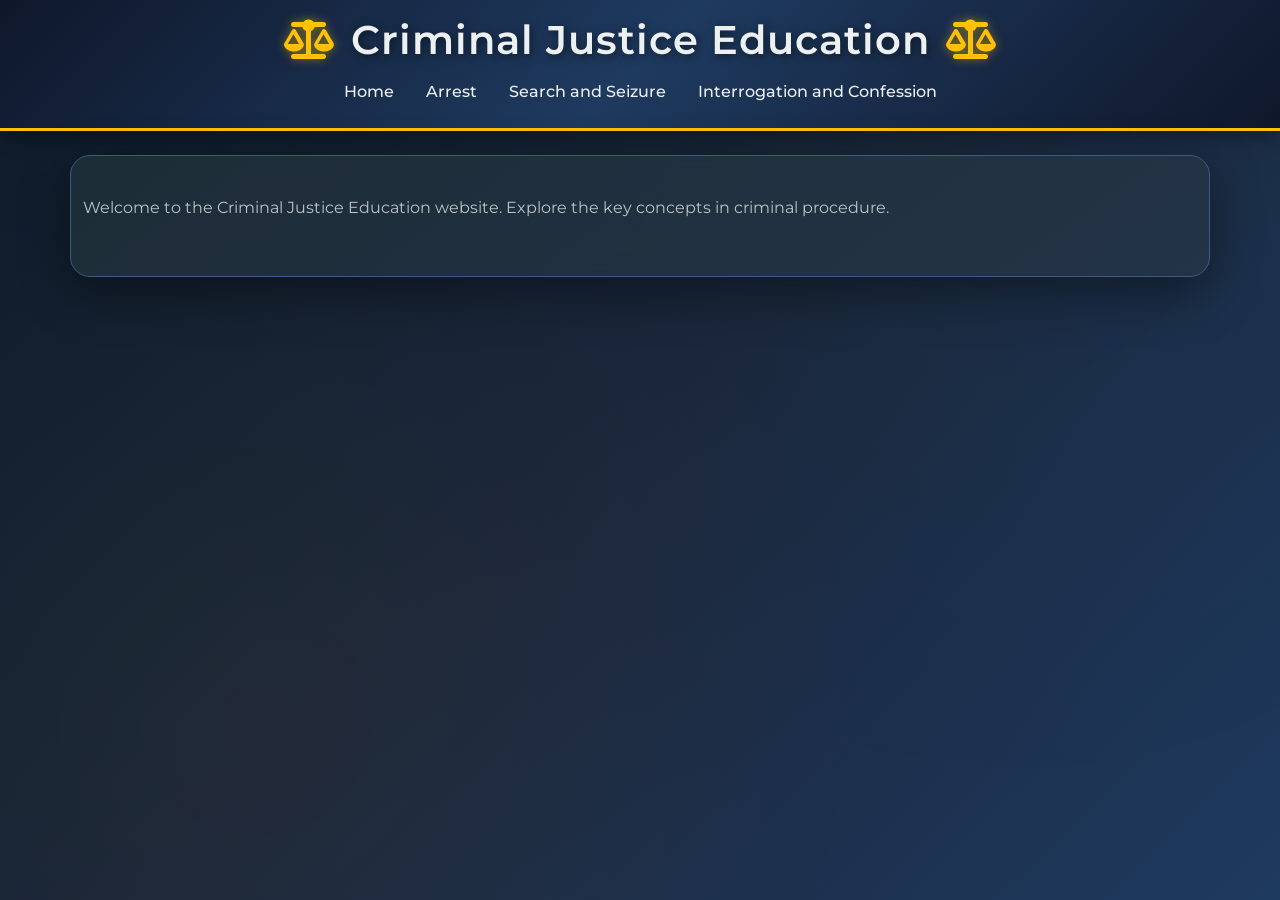
<file: index.html>
<!DOCTYPE html>
<html lang="en">
<head>
    <meta charset="UTF-8">
    <meta name="viewport" content="width=device-width, initial-scale=1.0">
    <title>Criminal Justice Education</title>
    <link href="https://cdn.jsdelivr.net/npm/bootstrap@5.3.0/dist/css/bootstrap.min.css" rel="stylesheet">
    <link rel="stylesheet" href="https://cdnjs.cloudflare.com/ajax/libs/font-awesome/6.4.0/css/all.min.css">
    <link rel="stylesheet" href="style.css">
</head>
<body>
    <header class="bg-dark text-white py-3">
        <div class="container">
            <h1 class="text-center"><i class="fas fa-balance-scale me-3"></i>Criminal Justice Education<i class="fas fa-balance-scale ms-3"></i></h1>
            <nav>
                <ul class="nav justify-content-center">
                    <li class="nav-item"><a class="nav-link text-white" href="Home.html">Home</a></li>
                    <li class="nav-item"><a class="nav-link text-white" href="aresst.html">Arrest</a></li>
                    <li class="nav-item"><a class="nav-link text-white" href="SAS.html">Search and Seizure</a></li>
                    <li class="nav-item"><a class="nav-link text-white" href="confession.html">Interrogation and Confession</a></li>
                </ul>
            </nav>
        </div>
    </header>
    <main class="container my-4">
        <p>Welcome to the Criminal Justice Education website. Explore the key concepts in criminal procedure.</p>
    </main>
    <script src="https://cdn.jsdelivr.net/npm/bootstrap@5.3.0/dist/js/bootstrap.bundle.min.js"></script>
</body>
</html>
</file>
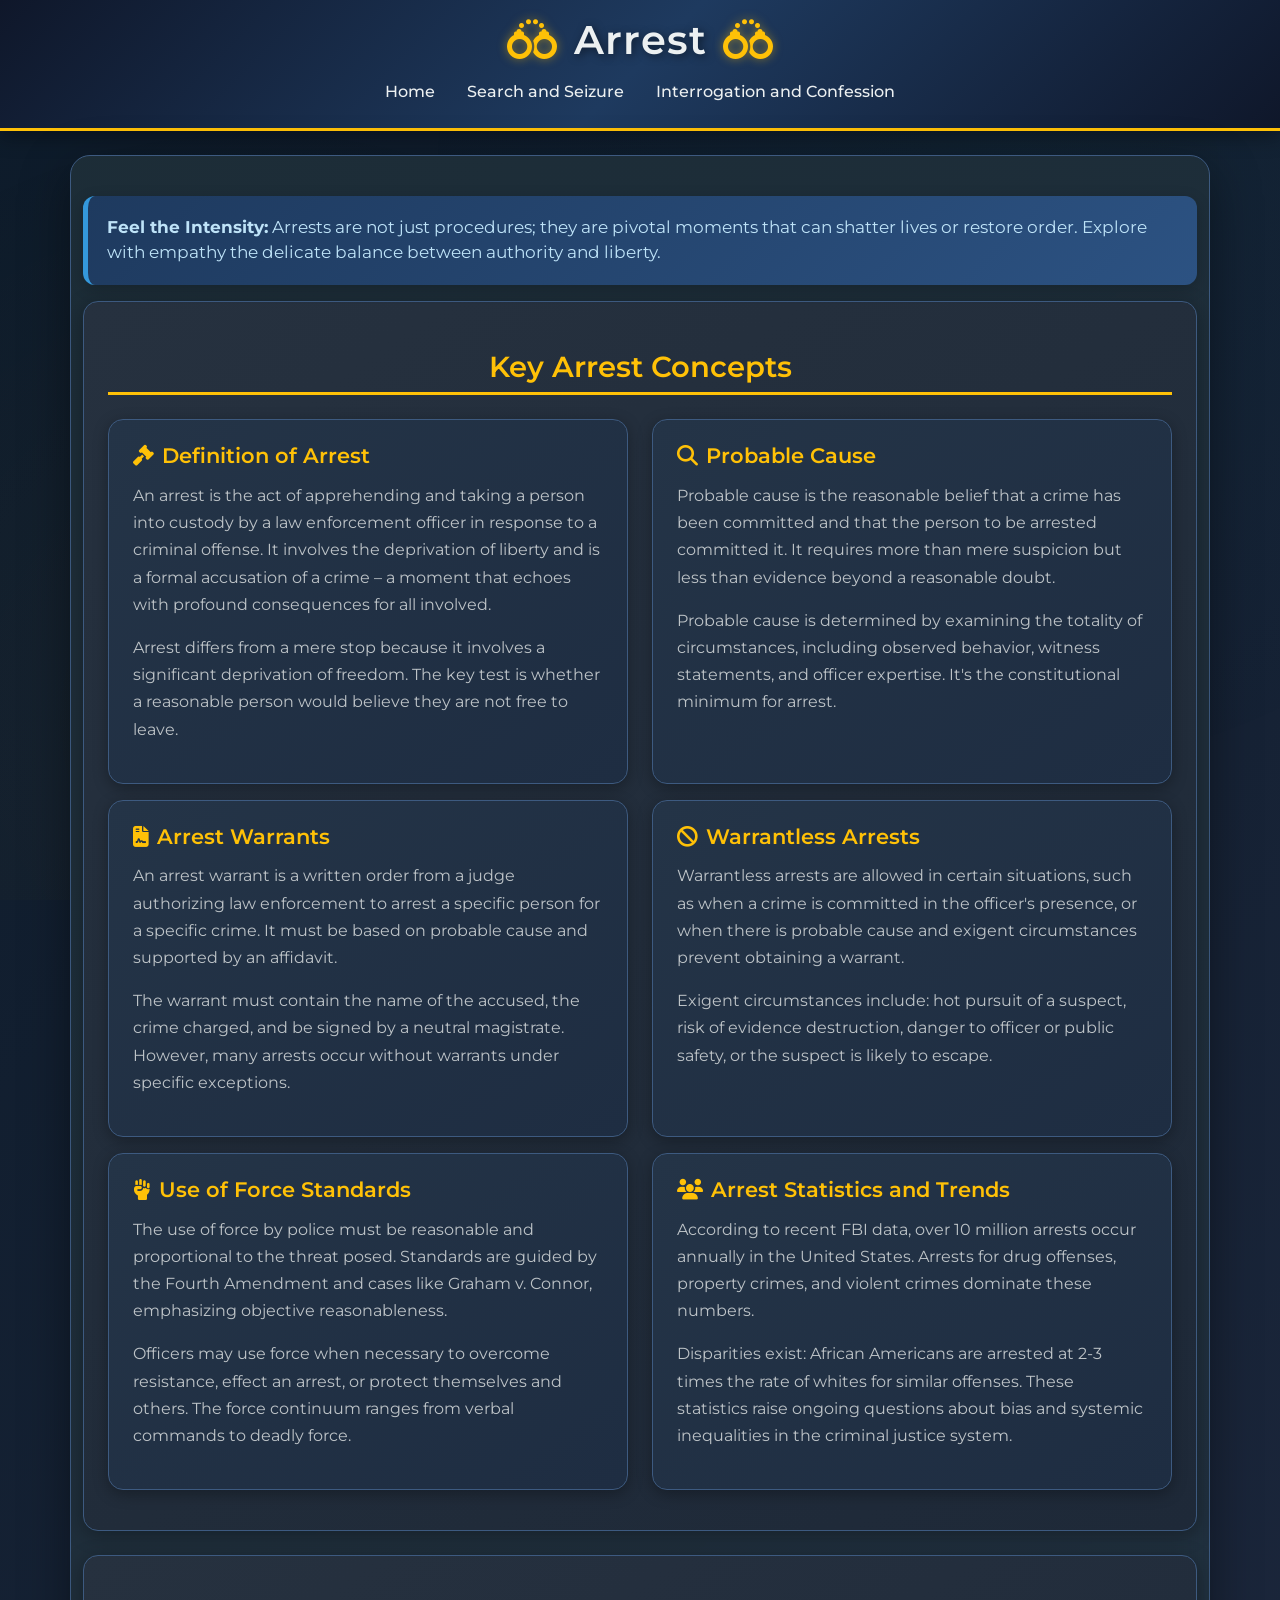
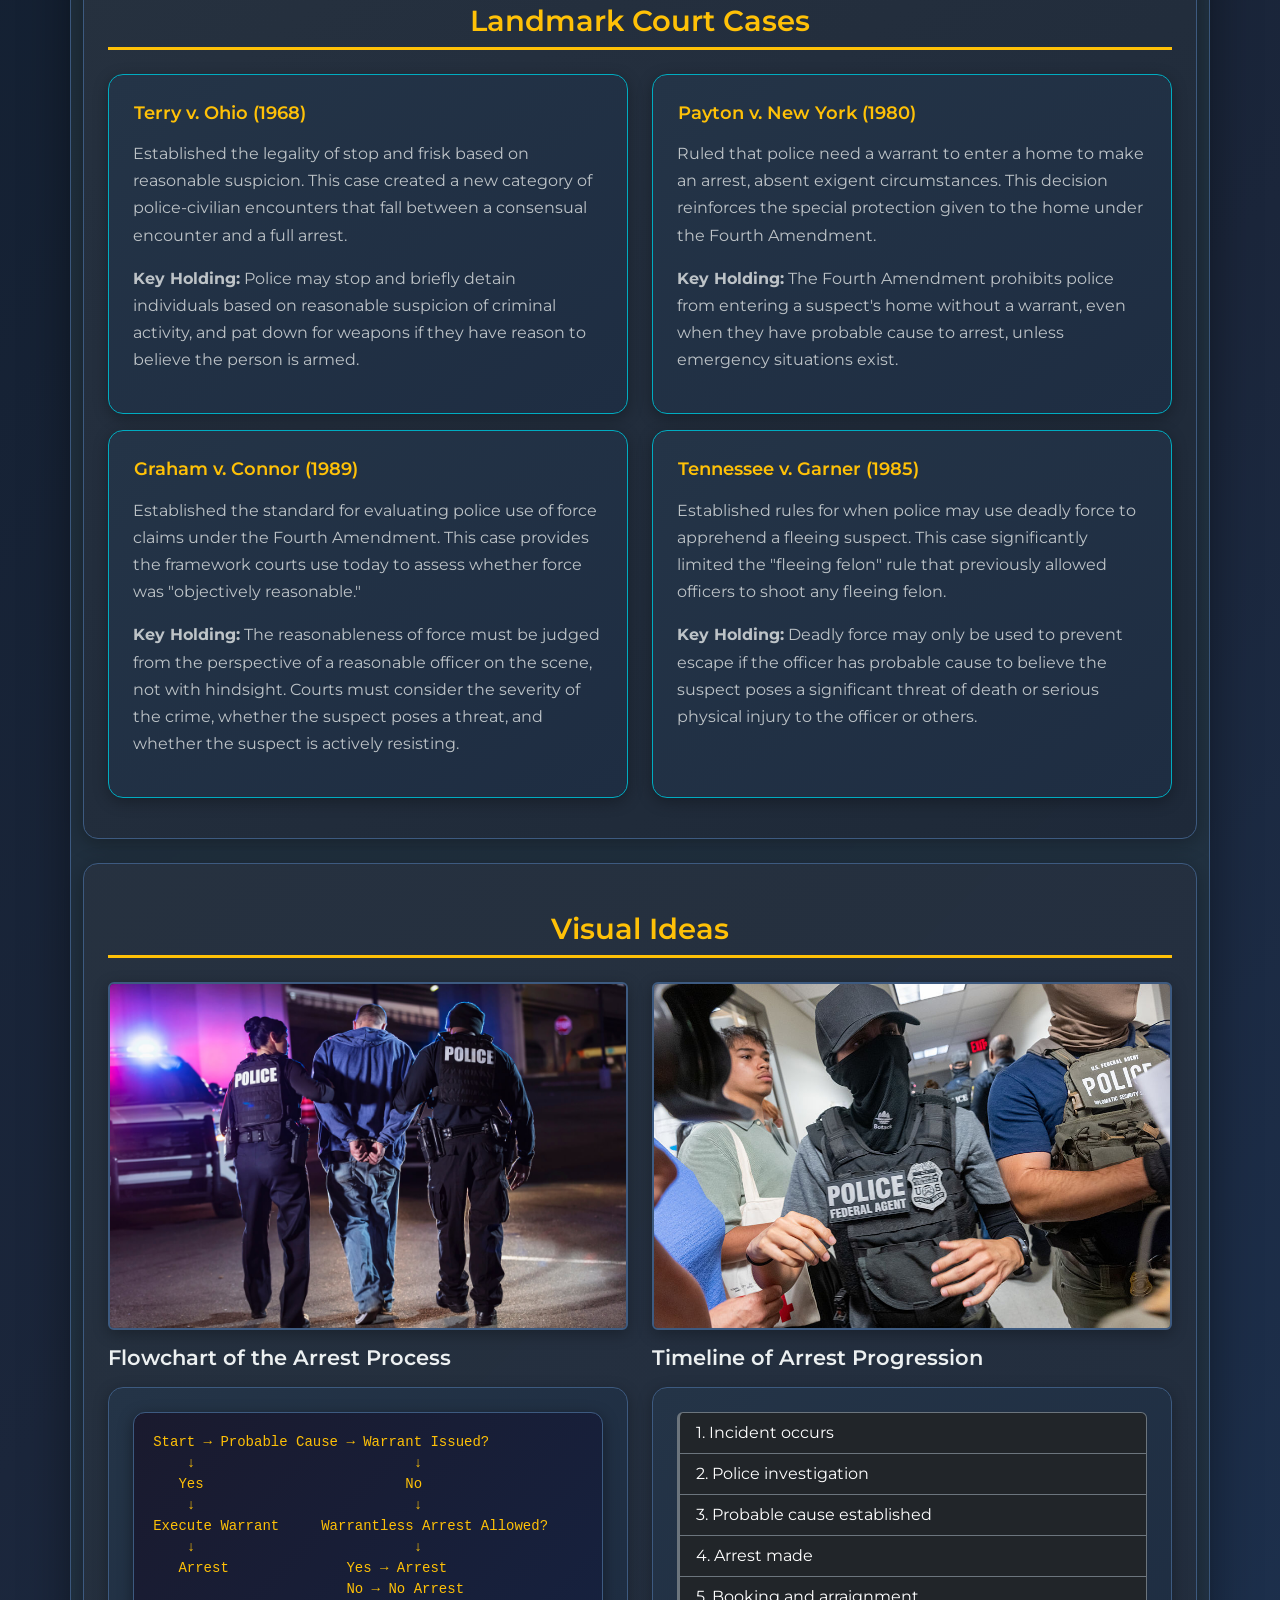
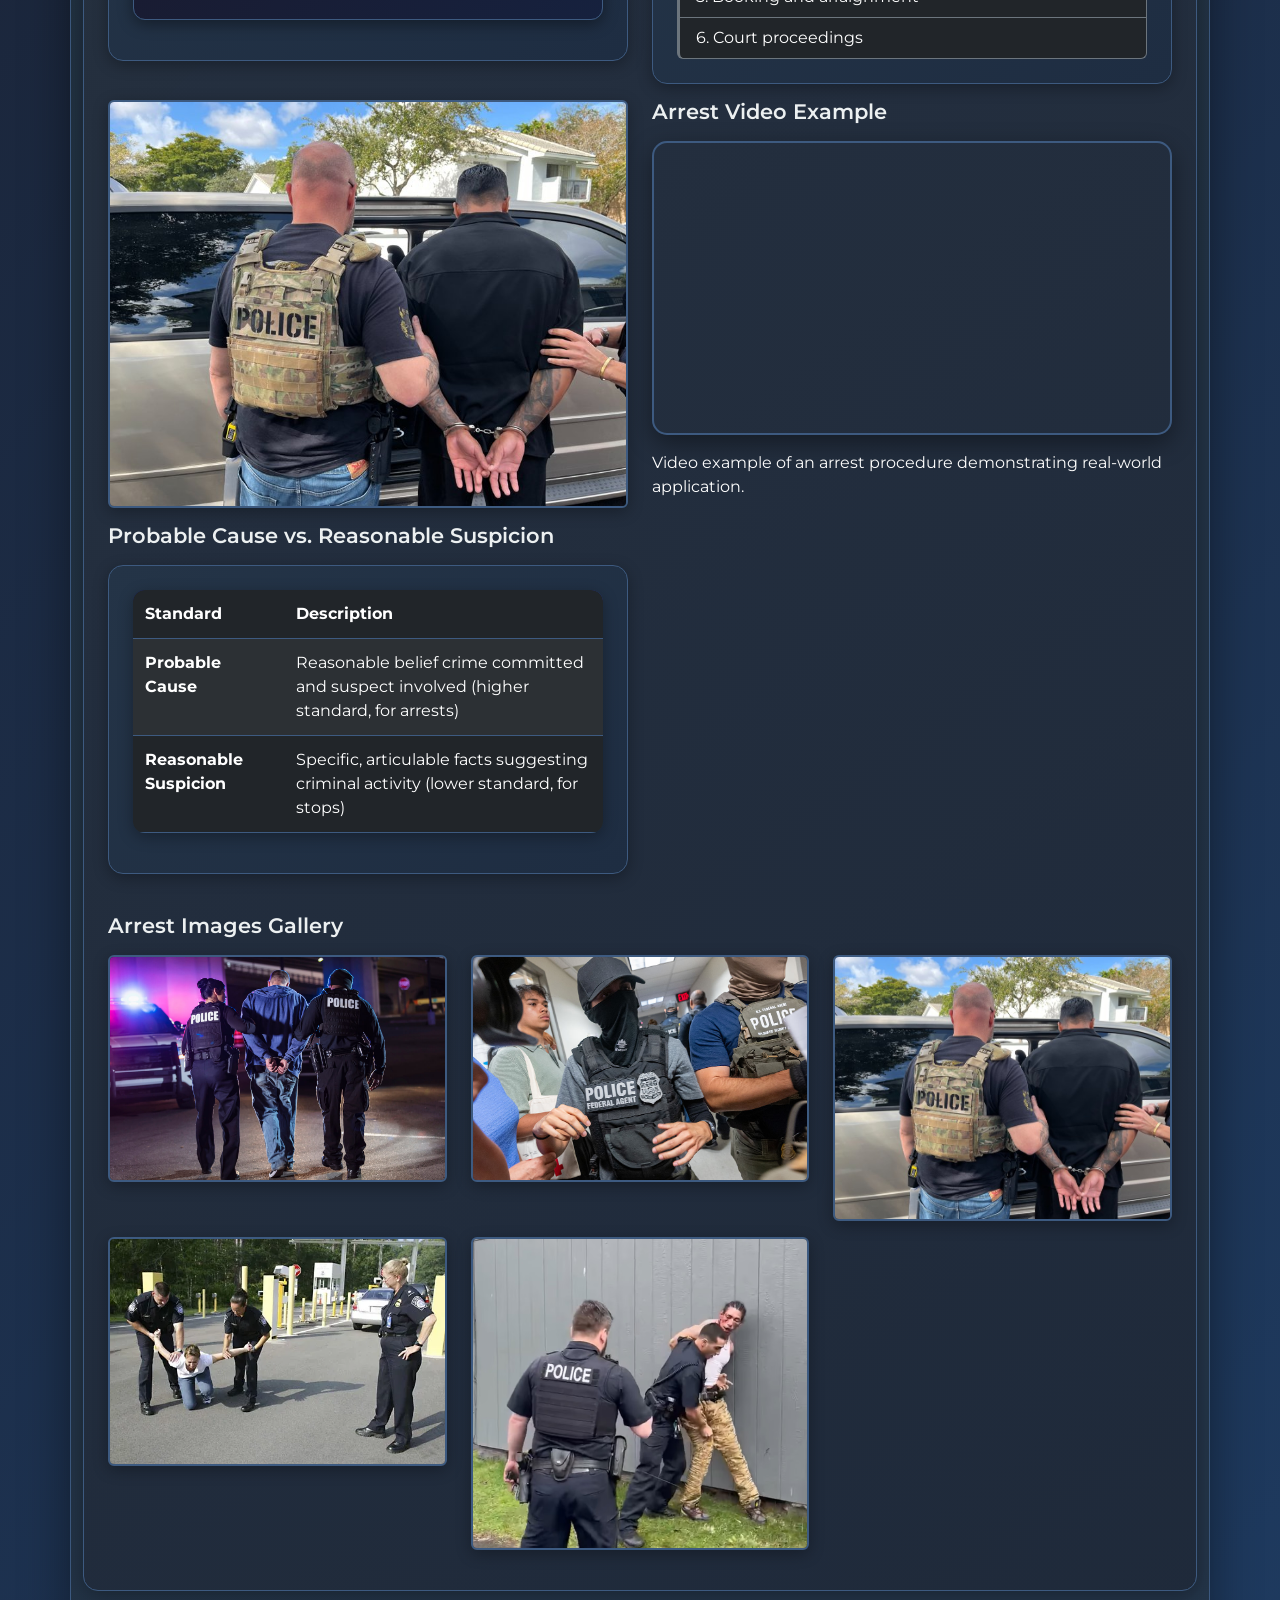
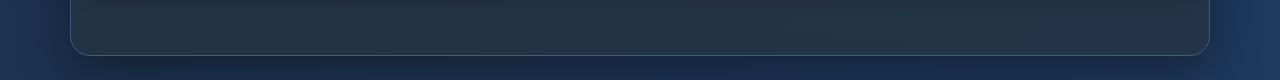
<file: aresst.html>
<!DOCTYPE html>
<html lang="en">
<head>
    <meta charset="UTF-8">
    <meta name="viewport" content="width=device-width, initial-scale=1.0">
    <title>Arrest - Criminal Justice Education</title>
    <link href="https://cdn.jsdelivr.net/npm/bootstrap@5.3.0/dist/css/bootstrap.min.css" rel="stylesheet">
    <link rel="stylesheet" href="https://cdnjs.cloudflare.com/ajax/libs/font-awesome/6.4.0/css/all.min.css">
    <link rel="stylesheet" href="style.css">
</head>
<body>
    <header class="bg-dark text-white py-3">
        <div class="container">
            <h1 class="text-center"><i class="fas fa-handcuffs me-3"></i>Arrest<i class="fas fa-handcuffs ms-3"></i></h1>
            <nav>
                <ul class="nav justify-content-center">
                    <li class="nav-item"><a class="nav-link text-white" href="Home.html">Home</a></li>
                    <li class="nav-item"><a class="nav-link text-white" href="SAS.html">Search and Seizure</a></li>
                    <li class="nav-item"><a class="nav-link text-white" href="confession.html">Interrogation and Confession</a></li>
                </ul>
            </nav>
        </div>
    </header>
    <main class="container my-4">
        <div class="alert alert-info" role="alert">
            <strong>Feel the Intensity:</strong> Arrests are not just procedures; they are pivotal moments that can shatter lives or restore order. Explore with empathy the delicate balance between authority and liberty.
        </div>
        
        <!-- Key Concepts Section - Converted to Columns -->
        <section class="mb-4">
            <h2 class="text-center mb-4">Key Arrest Concepts</h2>
            <div class="row">
                <div class="col-md-6 mb-3">
                    <div class="card h-100 bg-dark text-white">
                        <div class="card-body">
                            <h3><i class="fas fa-gavel me-2"></i>Definition of Arrest</h3>
                            <p>An arrest is the act of apprehending and taking a person into custody by a law enforcement officer in response to a criminal offense. It involves the deprivation of liberty and is a formal accusation of a crime – a moment that echoes with profound consequences for all involved.</p>
                            <p>Arrest differs from a mere stop because it involves a significant deprivation of freedom. The key test is whether a reasonable person would believe they are not free to leave.</p>
                        </div>
                    </div>
                </div>
                <div class="col-md-6 mb-3">
                    <div class="card h-100 bg-dark text-white">
                        <div class="card-body">
                            <h3><i class="fas fa-search me-2"></i>Probable Cause</h3>
                            <p>Probable cause is the reasonable belief that a crime has been committed and that the person to be arrested committed it. It requires more than mere suspicion but less than evidence beyond a reasonable doubt.</p>
                            <p>Probable cause is determined by examining the totality of circumstances, including observed behavior, witness statements, and officer expertise. It's the constitutional minimum for arrest.</p>
                        </div>
                    </div>
                </div>
                <div class="col-md-6 mb-3">
                    <div class="card h-100 bg-dark text-white">
                        <div class="card-body">
                            <h3><i class="fas fa-file-contract me-2"></i>Arrest Warrants</h3>
                            <p>An arrest warrant is a written order from a judge authorizing law enforcement to arrest a specific person for a specific crime. It must be based on probable cause and supported by an affidavit.</p>
                            <p>The warrant must contain the name of the accused, the crime charged, and be signed by a neutral magistrate. However, many arrests occur without warrants under specific exceptions.</p>
                        </div>
                    </div>
                </div>
                <div class="col-md-6 mb-3">
                    <div class="card h-100 bg-dark text-white">
                        <div class="card-body">
                            <h3><i class="fas fa-ban me-2"></i>Warrantless Arrests</h3>
                            <p>Warrantless arrests are allowed in certain situations, such as when a crime is committed in the officer's presence, or when there is probable cause and exigent circumstances prevent obtaining a warrant.</p>
                            <p>Exigent circumstances include: hot pursuit of a suspect, risk of evidence destruction, danger to officer or public safety, or the suspect is likely to escape.</p>
                        </div>
                    </div>
                </div>
                <div class="col-md-6 mb-3">
                    <div class="card h-100 bg-dark text-white">
                        <div class="card-body">
                            <h3><i class="fas fa-fist-raised me-2"></i>Use of Force Standards</h3>
                            <p>The use of force by police must be reasonable and proportional to the threat posed. Standards are guided by the Fourth Amendment and cases like Graham v. Connor, emphasizing objective reasonableness.</p>
                            <p>Officers may use force when necessary to overcome resistance, effect an arrest, or protect themselves and others. The force continuum ranges from verbal commands to deadly force.</p>
                        </div>
                    </div>
                </div>
                <div class="col-md-6 mb-3">
                    <div class="card h-100 bg-dark text-white">
                        <div class="card-body">
                            <h3><i class="fas fa-users me-2"></i>Arrest Statistics and Trends</h3>
                            <p>According to recent FBI data, over 10 million arrests occur annually in the United States. Arrests for drug offenses, property crimes, and violent crimes dominate these numbers.</p>
                            <p>Disparities exist: African Americans are arrested at 2-3 times the rate of whites for similar offenses. These statistics raise ongoing questions about bias and systemic inequalities in the criminal justice system.</p>
                        </div>
                    </div>
                </div>
            </div>
        </section>

        <!-- Required Court Cases - Converted to Columns -->
        <section class="mb-4">
            <h2 class="text-center mb-4">Landmark Court Cases</h2>
            <div class="row">
                <div class="col-md-6 mb-3">
                    <div class="card h-100 bg-dark text-white border-primary">
                        <div class="card-body">
                            <h3><button type="button" class="btn btn-link p-0" data-bs-toggle="modal" data-bs-target="#terryModal">Terry v. Ohio (1968)</button></h3>
                            <p>Established the legality of stop and frisk based on reasonable suspicion. This case created a new category of police-civilian encounters that fall between a consensual encounter and a full arrest.</p>
                            <p><strong>Key Holding:</strong> Police may stop and briefly detain individuals based on reasonable suspicion of criminal activity, and pat down for weapons if they have reason to believe the person is armed.</p>
                        </div>
                    </div>
                </div>
                <div class="col-md-6 mb-3">
                    <div class="card h-100 bg-dark text-white border-primary">
                        <div class="card-body">
                            <h3><button type="button" class="btn btn-link p-0" data-bs-toggle="modal" data-bs-target="#paytonModal">Payton v. New York (1980)</button></h3>
                            <p>Ruled that police need a warrant to enter a home to make an arrest, absent exigent circumstances. This decision reinforces the special protection given to the home under the Fourth Amendment.</p>
                            <p><strong>Key Holding:</strong> The Fourth Amendment prohibits police from entering a suspect's home without a warrant, even when they have probable cause to arrest, unless emergency situations exist.</p>
                        </div>
                    </div>
                </div>
                <div class="col-md-6 mb-3">
                    <div class="card h-100 bg-dark text-white border-primary">
                        <div class="card-body">
                            <h3><button type="button" class="btn btn-link p-0" data-bs-toggle="modal" data-bs-target="#grahamModal">Graham v. Connor (1989)</button></h3>
                            <p>Established the standard for evaluating police use of force claims under the Fourth Amendment. This case provides the framework courts use today to assess whether force was "objectively reasonable."</p>
                            <p><strong>Key Holding:</strong> The reasonableness of force must be judged from the perspective of a reasonable officer on the scene, not with hindsight. Courts must consider the severity of the crime, whether the suspect poses a threat, and whether the suspect is actively resisting.</p>
                        </div>
                    </div>
                </div>
                <div class="col-md-6 mb-3">
                    <div class="card h-100 bg-dark text-white border-primary">
                        <div class="card-body">
                            <h3><button type="button" class="btn btn-link p-0" data-bs-toggle="modal" data-bs-target="#garnerModal">Tennessee v. Garner (1985)</button></h3>
                            <p>Established rules for when police may use deadly force to apprehend a fleeing suspect. This case significantly limited the "fleeing felon" rule that previously allowed officers to shoot any fleeing felon.</p>
                            <p><strong>Key Holding:</strong> Deadly force may only be used to prevent escape if the officer has probable cause to believe the suspect poses a significant threat of death or serious physical injury to the officer or others.</p>
                        </div>
                    </div>
                </div>
            </div>
        </section>

        <!-- Visual Ideas Section - Converted to Columns -->
        <section class="mb-4">
            <h2 class="text-center mb-4">Visual Ideas</h2>
            <div class="row">
                <div class="col-md-6 mb-3">
                    <img src="images/Arrest/Arrest_1.jpg" alt="Flowchart of the arrest process" class="img-fluid mb-3 rounded">
                    <h3>Flowchart of the Arrest Process</h3>
                    <div class="card bg-dark text-white">
                        <div class="card-body">
                            <pre class="text-warning">Start → Probable Cause → Warrant Issued?
    ↓                          ↓
   Yes                        No
    ↓                          ↓
Execute Warrant     Warrantless Arrest Allowed?
    ↓                          ↓
   Arrest              Yes → Arrest
                       No → No Arrest</pre>
                        </div>
                    </div>
                </div>
                <div class="col-md-6 mb-3">
                    <img src="images/Arrest/Arrest_2.jpg" alt="Timeline of how an arrest progresses" class="img-fluid mb-3 rounded">
                    <h3>Timeline of Arrest Progression</h3>
                    <div class="card bg-dark text-white">
                        <div class="card-body">
                            <ol class="list-group list-group-numbered">
                                <li class="list-group-item bg-dark text-white border-secondary">Incident occurs</li>
                                <li class="list-group-item bg-dark text-white border-secondary">Police investigation</li>
                                <li class="list-group-item bg-dark text-white border-secondary">Probable cause established</li>
                                <li class="list-group-item bg-dark text-white border-secondary">Arrest made</li>
                                <li class="list-group-item bg-dark text-white border-secondary">Booking and arraignment</li>
                                <li class="list-group-item bg-dark text-white border-secondary">Court proceedings</li>
                            </ol>
                        </div>
                    </div>
                </div>
                <div class="col-md-6 mb-3">
                    <img src="images/Arrest/Arrest_3.jpeg" alt="Diagram showing probable cause vs. reasonable suspicion" class="img-fluid mb-3 rounded">
                    <h3>Probable Cause vs. Reasonable Suspicion</h3>
                    <div class="card bg-dark text-white">
                        <div class="card-body">
                            <table class="table table-dark table-striped">
                                <thead>
                                    <tr>
                                        <th>Standard</th>
                                        <th>Description</th>
                                    </tr>
                                </thead>
                                <tbody>
                                    <tr>
                                        <td><strong>Probable Cause</strong></td>
                                        <td>Reasonable belief crime committed and suspect involved (higher standard, for arrests)</td>
                                    </tr>
                                    <tr>
                                        <td><strong>Reasonable Suspicion</strong></td>
                                        <td>Specific, articulable facts suggesting criminal activity (lower standard, for stops)</td>
                                    </tr>
                                </tbody>
                            </table>
                        </div>
                    </div>
                </div>
                <div class="col-md-6 mb-3">
                    <h3>Arrest Video Example</h3>
                    <div class="ratio ratio-16x9 mb-3">
                        <iframe width="560" height="315" src="https://www.youtube.com/embed/EtViJt5tF10?si=zy9klTlZizuIsmFe" title="YouTube video player" frameborder="0" allow="accelerometer; autoplay; clipboard-write; encrypted-media; gyroscope; picture-in-picture; web-share" referrerpolicy="strict-origin-when-cross-origin" allowfullscreen></iframe>
                    </div>
                    <p class="text-white">Video example of an arrest procedure demonstrating real-world application.</p>
                </div>
            </div>
            <h3 class="mt-4">Arrest Images Gallery</h3>
            <div class="row">
                <div class="col-md-4 mb-3">
                    <img src="images/Arrest/Arrest_1.jpg" alt="Arrest scene 1" class="img-fluid rounded">
                </div>
                <div class="col-md-4 mb-3">
                    <img src="images/Arrest/Arrest_2.jpg" alt="Arrest scene 2" class="img-fluid rounded">
                </div>
                <div class="col-md-4 mb-3">
                    <img src="images/Arrest/Arrest_3.jpeg" alt="Arrest scene 3" class="img-fluid rounded">
                </div>
                <div class="col-md-4 mb-3">
                    <img src="images/Arrest/Arrest_4.webp" alt="Arrest scene 4" class="img-fluid rounded">
                </div>
                <div class="col-md-4 mb-3">
                    <img src="images/Arrest/Arrest_5.avif" alt="Arrest scene 5" class="img-fluid rounded">
                </div>
            </div>
        </section>
    </main>

    <!-- Modals -->
    <div class="modal fade" id="terryModal" tabindex="-1">
        <div class="modal-dialog">
            <div class="modal-content">
                <div class="modal-header bg-primary text-white">
                    <h5 class="modal-title">Terry v. Ohio (1968)</h5>
                    <button type="button" class="btn-close btn-close-white" data-bs-dismiss="modal"></button>
                </div>
                <div class="modal-body bg-dark text-white">
                    <p><strong>Background:</strong> Detective Martin McFadden observed two men repeatedly walking past a store window and conferring with each other. Suspecting they were planning a robbery, he approached and frisked them, finding weapons.</p>
                    <p><strong>Significance:</strong> This landmark case established the "stop and frisk" doctrine, creating an exception to the Fourth Amendment's warrant requirement. It recognized that police need less than probable cause to conduct a brief investigatory stop.</p>
                    <p><strong>Key Principle:</strong> A police officer may stop a person if they have reasonable suspicion that the person has committed or is about to commit a crime, and may pat down for weapons if they have reasonable suspicion that the person is armed and dangerous.</p>
                </div>
            </div>
        </div>
    </div>

    <div class="modal fade" id="paytonModal" tabindex="-1">
        <div class="modal-dialog">
            <div class="modal-content">
                <div class="modal-header bg-primary text-white">
                    <h5 class="modal-title">Payton v. New York (1980)</h5>
                    <button type="button" class="btn-close btn-close-white" data-bs-dismiss="modal"></button>
                </div>
                <div class="modal-body bg-dark text-white">
                    <p><strong>Background:</strong> New York police officers entered Payton's apartment without a warrant and arrested him for murder. They found a gun in plain view during the entry.</p>
                    <p><strong>Significance:</strong> This case strengthened Fourth Amendment protections for the home, establishing that police generally need an arrest warrant before entering a suspect's home, even when they have probable cause to arrest.</p>
                    <p><strong>Key Principle:</strong> The home enjoys the highest degree of protection against governmental intrusion. Warrantless entries into homes to make arrests are presumptively unreasonable unless exigent circumstances exist.</p>
                </div>
            </div>
        </div>
    </div>

    <div class="modal fade" id="grahamModal" tabindex="-1">
        <div class="modal-dialog">
            <div class="modal-content">
                <div class="modal-header bg-primary text-white">
                    <h5 class="modal-title">Graham v. Connor (1989)</h5>
                    <button type="button" class="btn-close btn-close-white" data-bs-dismiss="modal"></button>
                </div>
                <div class="modal-body bg-dark text-white">
                    <p><strong>Background:</strong> Dethorne Graham, a diabetic, ran into a store to get orange juice when he realized he was having an insulin reaction. Officers attempted to restrain him, and he filed a excessive force lawsuit.</p>
                    <p><strong>Significance:</strong> This case established the nationwide standard for evaluating Fourth Amendment claims of excessive force by police. It removed confusion among lower courts about which constitutional amendment applied.</p>
                    <p><strong>Key Principle:</strong> All claims of excessive force are analyzed under the Fourth Amendment's "objective reasonableness" standard. Courts must consider: (1) severity of the crime, (2) whether suspect poses immediate threat, (3) whether suspect is actively resisting, and (4) the availability of alternatives.</p>
                </div>
            </div>
        </div>
    </div>

    <div class="modal fade" id="garnerModal" tabindex="-1">
        <div class="modal-dialog">
            <div class="modal-content">
                <div class="modal-header bg-primary text-white">
                    <h5 class="modal-title">Tennessee v. Garner (1985)</h5>
                    <button type="button" class="btn-close btn-close-white" data-bs-dismiss="modal"></button>
                </div>
                <div class="modal-body bg-dark text-white">
                    <p><strong>Background:</strong> Memphis police officerLt. Elton Hyder III shot and killed a 15-year-old burglary suspect, Garner, as he fled over a fence. The shooting was department policy allowing deadly force against fleeing felons.</p>
                    <p><strong>Significance:</strong> This case ended the common law "fleeing felon" rule that allowed officers to shoot any fleeing felon. It established constitutional limits on the use of deadly force during arrests.</p>
                    <p><strong>Key Principle:</strong> Deadly force may not be used to prevent escape unless the officer has probable cause to believe the suspect poses a significant threat of death or serious physical injury to the officer or others. The nature of the crime (violent vs. non-violent) matters.</p>
                </div>
            </div>
        </div>
    </div>

    <script src="https://cdn.jsdelivr.net/npm/bootstrap@5.3.0/dist/js/bootstrap.bundle.min.js"></script>
</body>
</html>
</file>
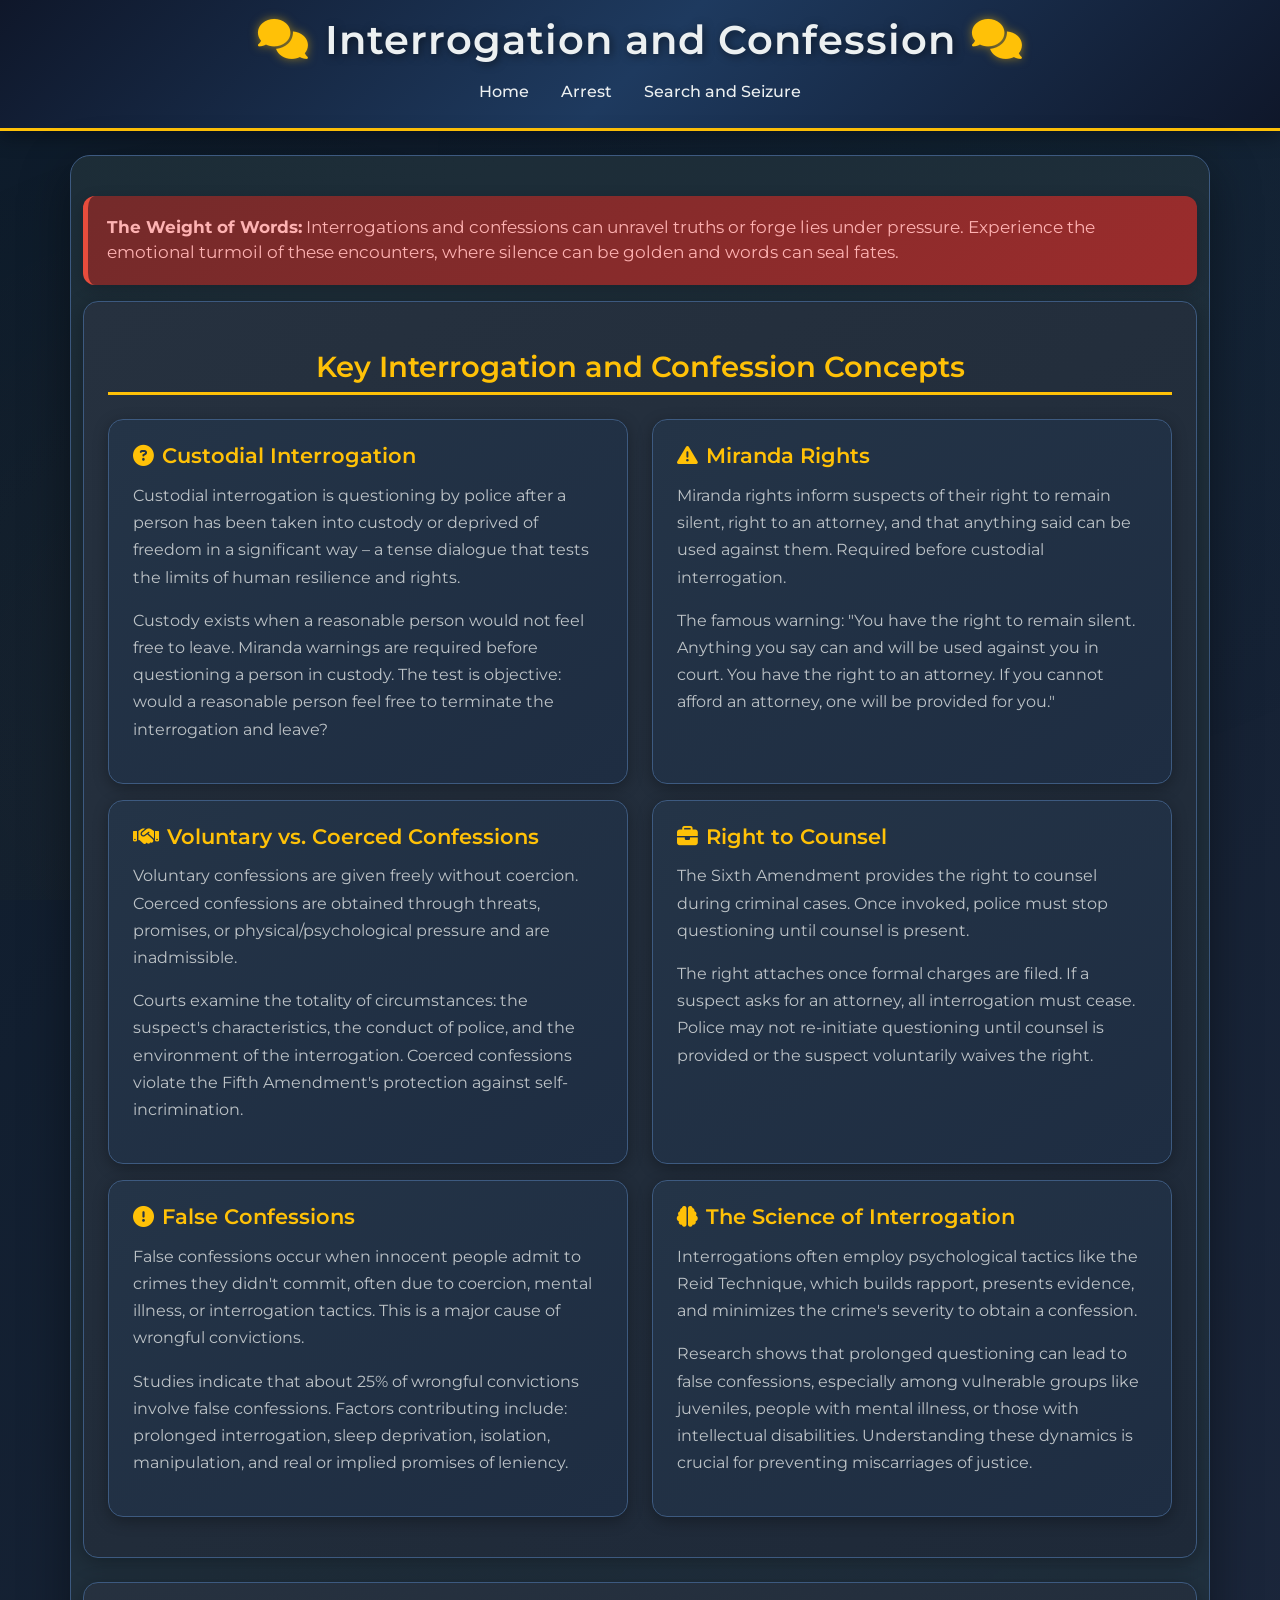
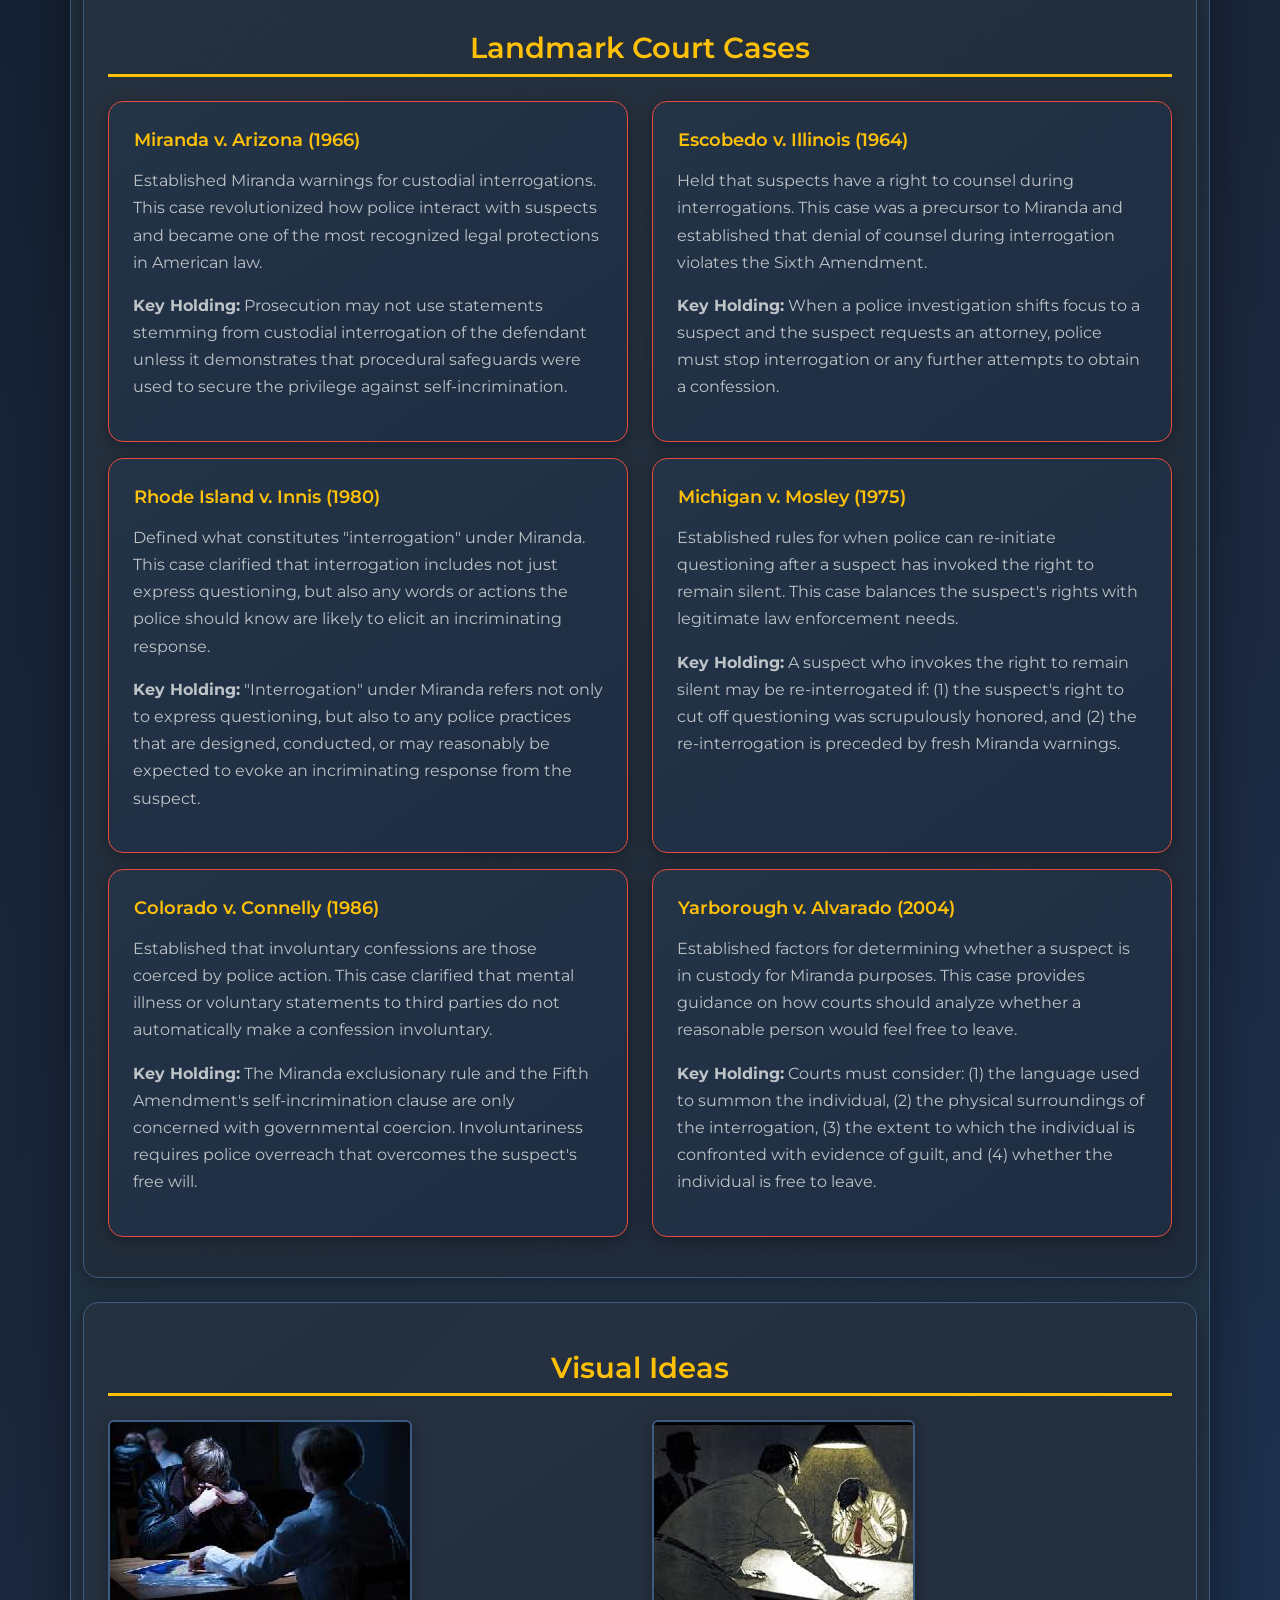
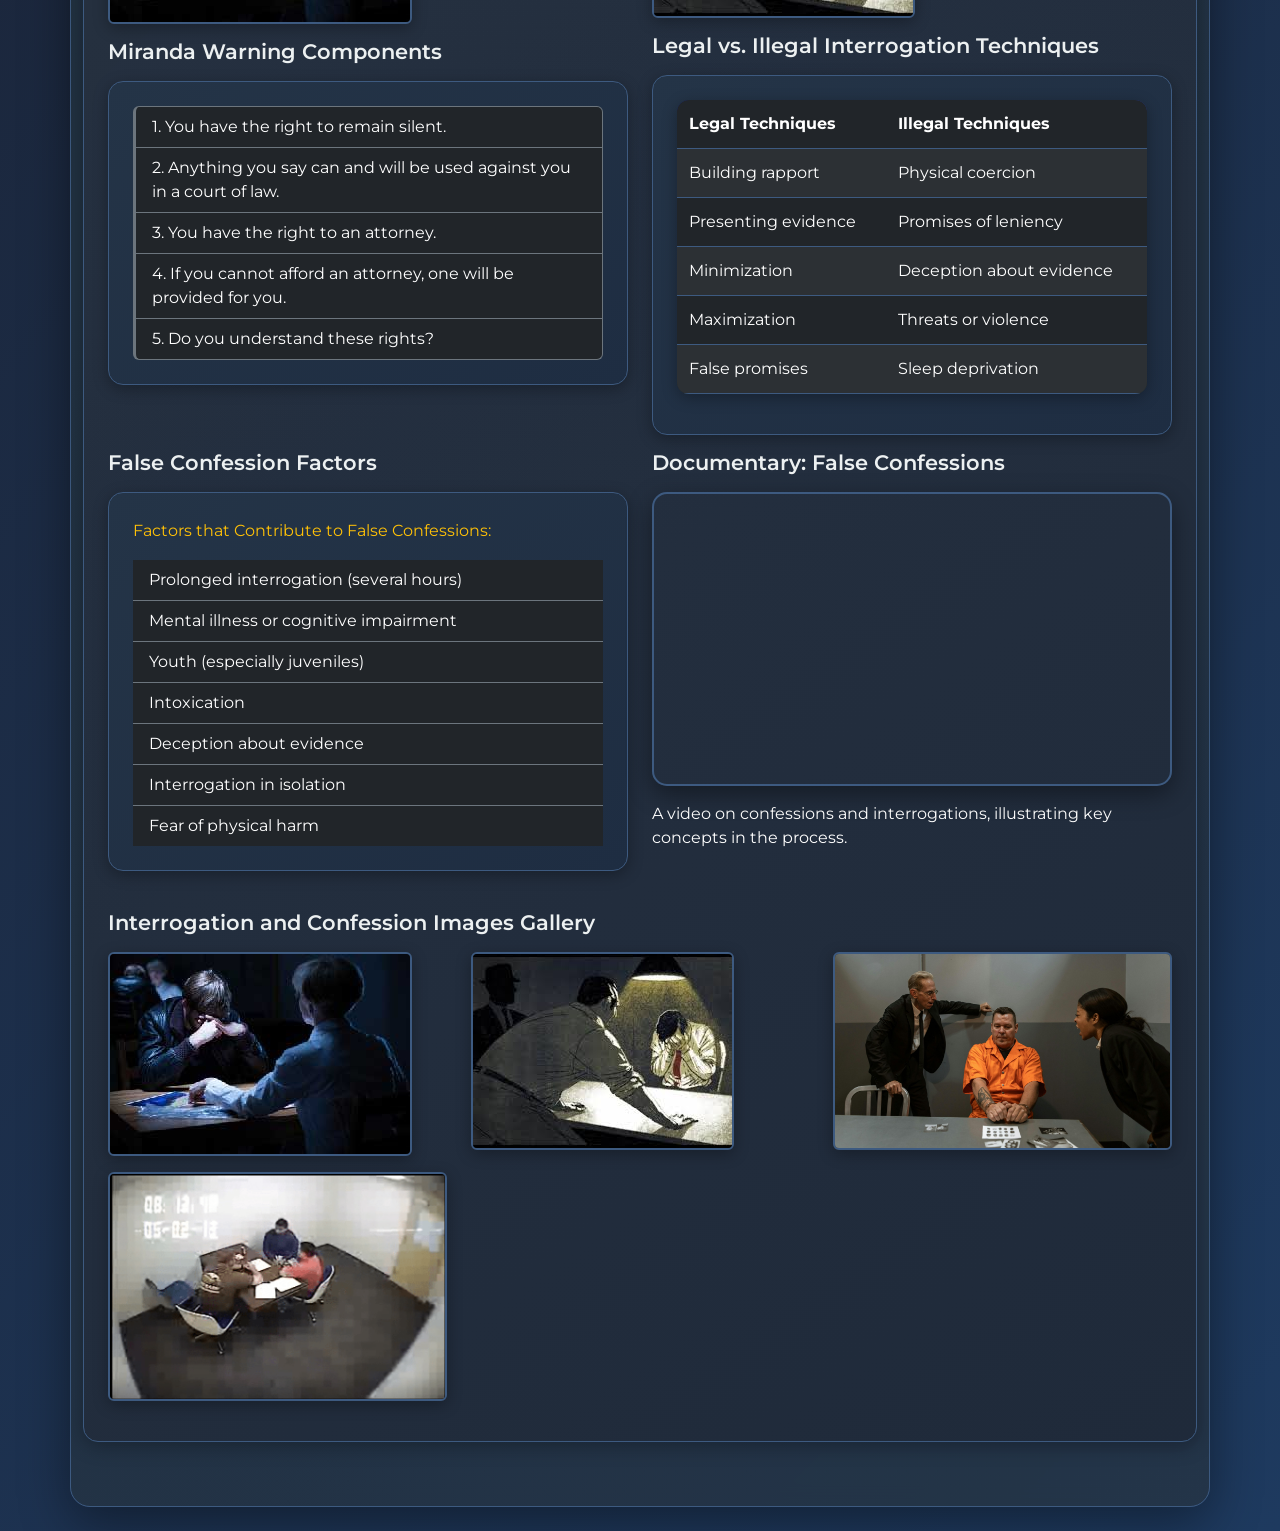
<file: confession.html>
<!DOCTYPE html>
<html lang="en">
<head>
    <meta charset="UTF-8">
    <meta name="viewport" content="width=device-width, initial-scale=1.0">
    <title>Interrogation and Confession - Criminal Justice Education</title>
    <link href="https://cdn.jsdelivr.net/npm/bootstrap@5.3.0/dist/css/bootstrap.min.css" rel="stylesheet">
    <link rel="stylesheet" href="https://cdnjs.cloudflare.com/ajax/libs/font-awesome/6.4.0/css/all.min.css">
    <link rel="stylesheet" href="style.css">
</head>
<body>
    <header class="bg-dark text-white py-3">
        <div class="container">
            <h1 class="text-center"><i class="fas fa-comments me-3"></i>Interrogation and Confession<i class="fas fa-comments ms-3"></i></h1>
            <nav>
                <ul class="nav justify-content-center">
                    <li class="nav-item"><a class="nav-link text-white" href="Home.html">Home</a></li>
                    <li class="nav-item"><a class="nav-link text-white" href="aresst.html">Arrest</a></li>
                    <li class="nav-item"><a class="nav-link text-white" href="SAS.html">Search and Seizure</a></li>
                </ul>
            </nav>
        </div>
    </header>
    <main class="container my-4">
        <div class="alert alert-danger" role="alert">
            <strong>The Weight of Words:</strong> Interrogations and confessions can unravel truths or forge lies under pressure. Experience the emotional turmoil of these encounters, where silence can be golden and words can seal fates.
        </div>

        <!-- Key Concepts Section - Converted to Columns -->
        <section class="mb-4">
            <h2 class="text-center mb-4">Key Interrogation and Confession Concepts</h2>
            <div class="row">
                <div class="col-md-6 mb-3">
                    <div class="card h-100 bg-dark text-white">
                        <div class="card-body">
                            <h3><i class="fas fa-question-circle me-2"></i>Custodial Interrogation</h3>
                            <p>Custodial interrogation is questioning by police after a person has been taken into custody or deprived of freedom in a significant way – a tense dialogue that tests the limits of human resilience and rights.</p>
                            <p>Custody exists when a reasonable person would not feel free to leave. Miranda warnings are required before questioning a person in custody. The test is objective: would a reasonable person feel free to terminate the interrogation and leave?</p>
                        </div>
                    </div>
                </div>
                <div class="col-md-6 mb-3">
                    <div class="card h-100 bg-dark text-white">
                        <div class="card-body">
                            <h3><i class="fas fa-exclamation-triangle me-2"></i>Miranda Rights</h3>
                            <p>Miranda rights inform suspects of their right to remain silent, right to an attorney, and that anything said can be used against them. Required before custodial interrogation.</p>
                            <p>The famous warning: "You have the right to remain silent. Anything you say can and will be used against you in court. You have the right to an attorney. If you cannot afford an attorney, one will be provided for you."</p>
                        </div>
                    </div>
                </div>
                <div class="col-md-6 mb-3">
                    <div class="card h-100 bg-dark text-white">
                        <div class="card-body">
                            <h3><i class="fas fa-handshake me-2"></i>Voluntary vs. Coerced Confessions</h3>
                            <p>Voluntary confessions are given freely without coercion. Coerced confessions are obtained through threats, promises, or physical/psychological pressure and are inadmissible.</p>
                            <p>Courts examine the totality of circumstances: the suspect's characteristics, the conduct of police, and the environment of the interrogation. Coerced confessions violate the Fifth Amendment's protection against self-incrimination.</p>
                        </div>
                    </div>
                </div>
                <div class="col-md-6 mb-3">
                    <div class="card h-100 bg-dark text-white">
                        <div class="card-body">
                            <h3><i class="fas fa-briefcase me-2"></i>Right to Counsel</h3>
                            <p>The Sixth Amendment provides the right to counsel during criminal cases. Once invoked, police must stop questioning until counsel is present.</p>
                            <p>The right attaches once formal charges are filed. If a suspect asks for an attorney, all interrogation must cease. Police may not re-initiate questioning until counsel is provided or the suspect voluntarily waives the right.</p>
                        </div>
                    </div>
                </div>
                <div class="col-md-6 mb-3">
                    <div class="card h-100 bg-dark text-white">
                        <div class="card-body">
                            <h3><i class="fas fa-exclamation-circle me-2"></i>False Confessions</h3>
                            <p>False confessions occur when innocent people admit to crimes they didn't commit, often due to coercion, mental illness, or interrogation tactics. This is a major cause of wrongful convictions.</p>
                            <p>Studies indicate that about 25% of wrongful convictions involve false confessions. Factors contributing include: prolonged interrogation, sleep deprivation, isolation, manipulation, and real or implied promises of leniency.</p>
                        </div>
                    </div>
                </div>
                <div class="col-md-6 mb-3">
                    <div class="card h-100 bg-dark text-white">
                        <div class="card-body">
                            <h3><i class="fas fa-brain me-2"></i>The Science of Interrogation</h3>
                            <p>Interrogations often employ psychological tactics like the Reid Technique, which builds rapport, presents evidence, and minimizes the crime's severity to obtain a confession.</p>
                            <p>Research shows that prolonged questioning can lead to false confessions, especially among vulnerable groups like juveniles, people with mental illness, or those with intellectual disabilities. Understanding these dynamics is crucial for preventing miscarriages of justice.</p>
                        </div>
                    </div>
                </div>
            </div>
        </section>

        <!-- Landmark Court Cases - Converted to Columns -->
        <section class="mb-4">
            <h2 class="text-center mb-4">Landmark Court Cases</h2>
            <div class="row">
                <div class="col-md-6 mb-3">
                    <div class="card h-100 bg-dark text-white border-danger">
                        <div class="card-body">
                            <h3><button type="button" class="btn btn-link p-0" data-bs-toggle="modal" data-bs-target="#mirandaModal">Miranda v. Arizona (1966)</button></h3>
                            <p>Established Miranda warnings for custodial interrogations. This case revolutionized how police interact with suspects and became one of the most recognized legal protections in American law.</p>
                            <p><strong>Key Holding:</strong> Prosecution may not use statements stemming from custodial interrogation of the defendant unless it demonstrates that procedural safeguards were used to secure the privilege against self-incrimination.</p>
                        </div>
                    </div>
                </div>
                <div class="col-md-6 mb-3">
                    <div class="card h-100 bg-dark text-white border-danger">
                        <div class="card-body">
                            <h3><button type="button" class="btn btn-link p-0" data-bs-toggle="modal" data-bs-target="#escobedoModal">Escobedo v. Illinois (1964)</button></h3>
                            <p>Held that suspects have a right to counsel during interrogations. This case was a precursor to Miranda and established that denial of counsel during interrogation violates the Sixth Amendment.</p>
                            <p><strong>Key Holding:</strong> When a police investigation shifts focus to a suspect and the suspect requests an attorney, police must stop interrogation or any further attempts to obtain a confession.</p>
                        </div>
                    </div>
                </div>
                <div class="col-md-6 mb-3">
                    <div class="card h-100 bg-dark text-white border-danger">
                        <div class="card-body">
                            <h3><button type="button" class="btn btn-link p-0" data-bs-toggle="modal" data-bs-target="#innisModal">Rhode Island v. Innis (1980)</button></h3>
                            <p>Defined what constitutes "interrogation" under Miranda. This case clarified that interrogation includes not just express questioning, but also any words or actions the police should know are likely to elicit an incriminating response.</p>
                            <p><strong>Key Holding:</strong> "Interrogation" under Miranda refers not only to express questioning, but also to any police practices that are designed, conducted, or may reasonably be expected to evoke an incriminating response from the suspect.</p>
                        </div>
                    </div>
                </div>
                <div class="col-md-6 mb-3">
                    <div class="card h-100 bg-dark text-white border-danger">
                        <div class="card-body">
                            <h3><button type="button" class="btn btn-link p-0" data-bs-toggle="modal" data-bs-target="#mosleyModal">Michigan v. Mosley (1975)</button></h3>
                            <p>Established rules for when police can re-initiate questioning after a suspect has invoked the right to remain silent. This case balances the suspect's rights with legitimate law enforcement needs.</p>
                            <p><strong>Key Holding:</strong> A suspect who invokes the right to remain silent may be re-interrogated if: (1) the suspect's right to cut off questioning was scrupulously honored, and (2) the re-interrogation is preceded by fresh Miranda warnings.</p>
                        </div>
                    </div>
                </div>
                <div class="col-md-6 mb-3">
                    <div class="card h-100 bg-dark text-white border-danger">
                        <div class="card-body">
                            <h3><button type="button" class="btn btn-link p-0" data-bs-toggle="modal" data-bs-target="#connellyModal">Colorado v. Connelly (1986)</button></h3>
                            <p>Established that involuntary confessions are those coerced by police action. This case clarified that mental illness or voluntary statements to third parties do not automatically make a confession involuntary.</p>
                            <p><strong>Key Holding:</strong> The Miranda exclusionary rule and the Fifth Amendment's self-incrimination clause are only concerned with governmental coercion. Involuntariness requires police overreach that overcomes the suspect's free will.</p>
                        </div>
                    </div>
                </div>
                <div class="col-md-6 mb-3">
                    <div class="card h-100 bg-dark text-white border-danger">
                        <div class="card-body">
                            <h3><button type="button" class="btn btn-link p-0" data-bs-toggle="modal" data-bs-target="#yaraModal">Yarborough v. Alvarado (2004)</button></h3>
                            <p>Established factors for determining whether a suspect is in custody for Miranda purposes. This case provides guidance on how courts should analyze whether a reasonable person would feel free to leave.</p>
                            <p><strong>Key Holding:</strong> Courts must consider: (1) the language used to summon the individual, (2) the physical surroundings of the interrogation, (3) the extent to which the individual is confronted with evidence of guilt, and (4) whether the individual is free to leave.</p>
                        </div>
                    </div>
                </div>
            </div>
        </section>

        <!-- Visual Ideas Section - Converted to Columns -->
        <section class="mb-4">
            <h2 class="text-center mb-4">Visual Ideas</h2>
            <div class="row">
                <div class="col-md-6 mb-3">
                    <img src="images/Confession/CAI_1.jpg" alt="Breakdown of Miranda warning components" class="img-fluid mb-3 rounded">
                    <h3>Miranda Warning Components</h3>
                    <div class="card bg-dark text-white">
                        <div class="card-body">
                            <ol class="list-group list-group-numbered">
                                <li class="list-group-item bg-dark text-white border-secondary">You have the right to remain silent.</li>
                                <li class="list-group-item bg-dark text-white border-secondary">Anything you say can and will be used against you in a court of law.</li>
                                <li class="list-group-item bg-dark text-white border-secondary">You have the right to an attorney.</li>
                                <li class="list-group-item bg-dark text-white border-secondary">If you cannot afford an attorney, one will be provided for you.</li>
                                <li class="list-group-item bg-dark text-white border-secondary">Do you understand these rights?</li>
                            </ol>
                        </div>
                    </div>
                </div>
                <div class="col-md-6 mb-3">
                    <img src="images/Confession/CAI_2.jpeg" alt="Chart comparing legal vs. illegal interrogation techniques" class="img-fluid mb-3 rounded">
                    <h3>Legal vs. Illegal Interrogation Techniques</h3>
                    <div class="card bg-dark text-white">
                        <div class="card-body">
                            <table class="table table-dark table-striped">
                                <thead>
                                    <tr>
                                        <th>Legal Techniques</th>
                                        <th>Illegal Techniques</th>
                                    </tr>
                                </thead>
                                <tbody>
                                    <tr>
                                        <td>Building rapport</td>
                                        <td>Physical coercion</td>
                                    </tr>
                                    <tr>
                                        <td>Presenting evidence</td>
                                        <td>Promises of leniency</td>
                                    </tr>
                                    <tr>
                                        <td>Minimization</td>
                                        <td>Deception about evidence</td>
                                    </tr>
                                    <tr>
                                        <td>Maximization</td>
                                        <td>Threats or violence</td>
                                    </tr>
                                    <tr>
                                        <td>False promises</td>
                                        <td>Sleep deprivation</td>
                                    </tr>
                                </tbody>
                            </table>
                        </div>
                    </div>
                </div>
                <div class="col-md-6 mb-3">
                    <h3>False Confession Factors</h3>
                    <div class="card bg-dark text-white">
                        <div class="card-body">
                            <p class="text-warning">Factors that Contribute to False Confessions:</p>
                            <ul class="list-group list-group-flush">
                                <li class="list-group-item bg-dark text-white border-secondary">Prolonged interrogation (several hours)</li>
                                <li class="list-group-item bg-dark text-white border-secondary">Mental illness or cognitive impairment</li>
                                <li class="list-group-item bg-dark text-white border-secondary">Youth (especially juveniles)</li>
                                <li class="list-group-item bg-dark text-white border-secondary">Intoxication</li>
                                <li class="list-group-item bg-dark text-white border-secondary">Deception about evidence</li>
                                <li class="list-group-item bg-dark text-white border-secondary">Interrogation in isolation</li>
                                <li class="list-group-item bg-dark text-white border-secondary">Fear of physical harm</li>
                            </ul>
                        </div>
                    </div>
                </div>
                <div class="col-md-6 mb-3">
                    <h3>Documentary: False Confessions</h3>
                    <div class="ratio ratio-16x9 mb-3">
                        <iframe width="560" height="315" src="https://www.youtube.com/embed/76WI0iM4ekY?si=p7ILhsx_qivn7VLQ" title="YouTube video player" frameborder="0" allow="accelerometer; autoplay; clipboard-write; encrypted-media; gyroscope; picture-in-picture; web-share" referrerpolicy="strict-origin-when-cross-origin" allowfullscreen></iframe>
                    </div>
                    <p class="text-white">A video on confessions and interrogations, illustrating key concepts in the process.</p>
                </div>
            </div>
            <h3 class="mt-4">Interrogation and Confession Images Gallery</h3>
            <div class="row">
                <div class="col-md-4 mb-3">
                    <img src="images/Confession/CAI_1.jpg" alt="Interrogation scene 1" class="img-fluid rounded">
                </div>
                <div class="col-md-4 mb-3">
                    <img src="images/Confession/CAI_2.jpeg" alt="Interrogation scene 2" class="img-fluid rounded">
                </div>
                <div class="col-md-4 mb-3">
                    <img src="images/Confession/CAI_3.jpg" alt="Interrogation scene 3" class="img-fluid rounded">
                </div>
                <div class="col-md-4 mb-3">
                    <img src="images/Confession/CAI_4.webp" alt="Interrogation scene 4" class="img-fluid rounded">
                </div>
            </div>
        </section>
    </main>

    <!-- Modals -->
    <div class="modal fade" id="mirandaModal" tabindex="-1">
        <div class="modal-dialog">
            <div class="modal-content">
                <div class="modal-header bg-danger text-white">
                    <h5 class="modal-title">Miranda v. Arizona (1966)</h5>
                    <button type="button" class="btn-close btn-close-white" data-bs-dismiss="modal"></button>
                </div>
                <div class="modal-body bg-dark text-white">
                    <p><strong>Background:</strong> Ernesto Miranda was arrested in his house, brought to the police station, and questioned by police in connection with a kidnapping and rape. After two hours of interrogation, police obtained a written confession from Miranda.</p>
                    <p><strong>Significance:</strong> This landmark case requires police to inform suspects of their rights before custodial interrogation. The famous "Miranda warning" ensures suspects know they can remain silent and have an attorney present. It's one of the most recognized legal protections in American law.</p>
                    <p><strong>Key Principle:</strong> Prosecution may not use statements stemming from custodial interrogation of the defendant unless it demonstrates that procedural safeguards were used to secure the privilege against self-incrimination. These safeguards include warnings about the right to remain silent and the right to counsel.</p>
                </div>
            </div>
        </div>
    </div>

    <div class="modal fade" id="escobedoModal" tabindex="-1">
        <div class="modal-dialog">
            <div class="modal-content">
                <div class="modal-header bg-danger text-white">
                    <h5 class="modal-title">Escobedo v. Illinois (1964)</h5>
                    <button type="button" class="btn-close btn-close-white" data-bs-dismiss="modal"></button>
                </div>
                <div class="modal-body bg-dark text-white">
                    <p><strong>Background:</strong> Danny Escobedo was arrested and questioned about his brother's murder. He requested an attorney multiple times, but police denied his requests and continued questioning. Eventually, his brother's statement was used to convict Escobedo.</p>
                    <p><strong>Significance:</strong> This case was a precursor to Miranda and established that criminal suspects have a right to counsel during police interrogations. It recognized that denial of the right to counsel during interrogation violates the Sixth Amendment.</p>
                    <p><strong>Key Principle:</strong> When a police investigation shifts focus to a suspect and the suspect requests an attorney, police must stop interrogation or any further attempts to obtain a confession. Failure to honor this request makes any subsequent confession inadmissible.</p>
                </div>
            </div>
        </div>
    </div>

    <div class="modal fade" id="innisModal" tabindex="-1">
        <div class="modal-dialog">
            <div class="modal-content">
                <div class="modal-header bg-danger text-white">
                    <h5 class="modal-title">Rhode Island v. Innis (1980)</h5>
                    <button type="button" class="btn-close btn-close-white" data-bs-dismiss="modal"></button>
                </div>
                <div class="modal-body bg-dark text-white">
                    <p><strong>Background:</strong> Thomas Innis was arrested for robbery. After invoking his right to remain silent, officers began discussing among themselves where to find the missing shotgun. Innis interrupted and revealed the gun's location.</p>
                    <p><strong>Significance:</strong> This case defined what constitutes "interrogation" under Miranda, clarifying that it includes not just express questioning, but also any words or actions the police should know are likely to elicit an incriminating response.</p>
                    <p><strong>Key Principle:</strong> "Interrogation" under Miranda refers not only to express questioning, but also to any police practices that are designed, conducted, or may reasonably be expected to evoke an incriminating response from the suspect. This includes strategic conversation with suspects.</p>
                </div>
            </div>
        </div>
    </div>

    <div class="modal fade" id="mosleyModal" tabindex="-1">
        <div class="modal-dialog">
            <div class="modal-content">
                <div class="modal-header bg-danger text-white">
                    <h5 class="modal-title">Michigan v. Mosley (1975)</h5>
                    <button type="button" class="btn-close btn-close-white" data-bs-dismiss="modal"></button>
                </div>
                <div class="modal-body bg-dark text-white">
                    <p><strong>Background:</strong> Detectives questioned Mosley about robberies. After he invoked his right to remain silent, they ceased questioning. Two hours later, another detective questioned him about unrelated crimes after giving him fresh Miranda warnings.</p>
                    <p><strong>Significance:</strong> This case established rules for when police can re-initiate questioning after a suspect has invoked the right to remain silent. It balances the suspect's rights with legitimate law enforcement needs.</p>
                    <p><strong>Key Principle:</strong> A suspect who invokes the right to remain silent may be re-interrogated if: (1) the suspect's right to cut off questioning was scrupulously honored, and (2) the re-interrogation is preceded by fresh Miranda warnings about the right to remain silent and to have an attorney present.</p>
                </div>
            </div>
        </div>
    </div>

    <div class="modal fade" id="connellyModal" tabindex="-1">
        <div class="modal-dialog">
            <div class="modal-content">
                <div class="modal-header bg-danger text-white">
                    <h5 class="modal-title">Colorado v. Connelly (1986)</h5>
                    <button type="button" class="btn-close btn-close-white" data-bs-dismiss="modal"></button>
                </div>
                <div class="modal-body bg-dark text-white">
                    <p><strong>Background:</strong> Francis Connelly approached a police officer and confessed to a murder. He was experiencing severe mental illness. The trial court suppressed his confession as involuntary because of his mental state, but the Supreme Court reversed.</p>
                    <p><strong>Significance:</strong> This case clarified that involuntary confessions are those coerced by police action, not those influenced by a suspect's internal psychological state. Mental illness alone doesn't make a confession involuntary.</p>
                    <p><strong>Key Principle:</strong> The Miranda exclusionary rule and the Fifth Amendment's self-incrimination clause are only concerned with governmental coercion. Involuntariness requires police overreach that overcomes the suspect's free will. Voluntary confessions to private citizens don't trigger Miranda.</p>
                </div>
            </div>
        </div>
    </div>

    <div class="modal fade" id="yaraModal" tabindex="-1">
        <div class="modal-dialog">
            <div class="modal-content">
                <div class="modal-header bg-danger text-white">
                    <h5 class="modal-title">Yarborough v. Alvarado (2004)</h5>
                    <button type="button" class="btn-close btn-close-white" data-bs-dismiss="modal"></button>
                </div>
                <div class="modal-body bg-dark text-white">
                    <p><strong>Background:</strong> Police brought 18-year-old Michael Alvarado to the station for questioning about a robbery. He was questioned for two hours in a small room with two detectives. He eventually confessed. The question was whether he was in "custody" requiring Miranda warnings.</p>
                    <p><strong>Significance:</strong> This case established factors for determining whether a suspect is in custody for Miranda purposes. It provides guidance on how courts should analyze whether a reasonable person would feel free to leave.</p>
                    <p><strong>Key Principle:</strong> Courts must consider: (1) the language used to summon the individual, (2) the physical surroundings of the interrogation, (3) the extent to which the individual is confronted with evidence of guilt, and (4) whether the individual is free to leave. Age and experience may also be relevant.</p>
                </div>
            </div>
        </div>
    </div>

    <script src="https://cdn.jsdelivr.net/npm/bootstrap@5.3.0/dist/js/bootstrap.bundle.min.js"></script>
</body>
</html>
</file>
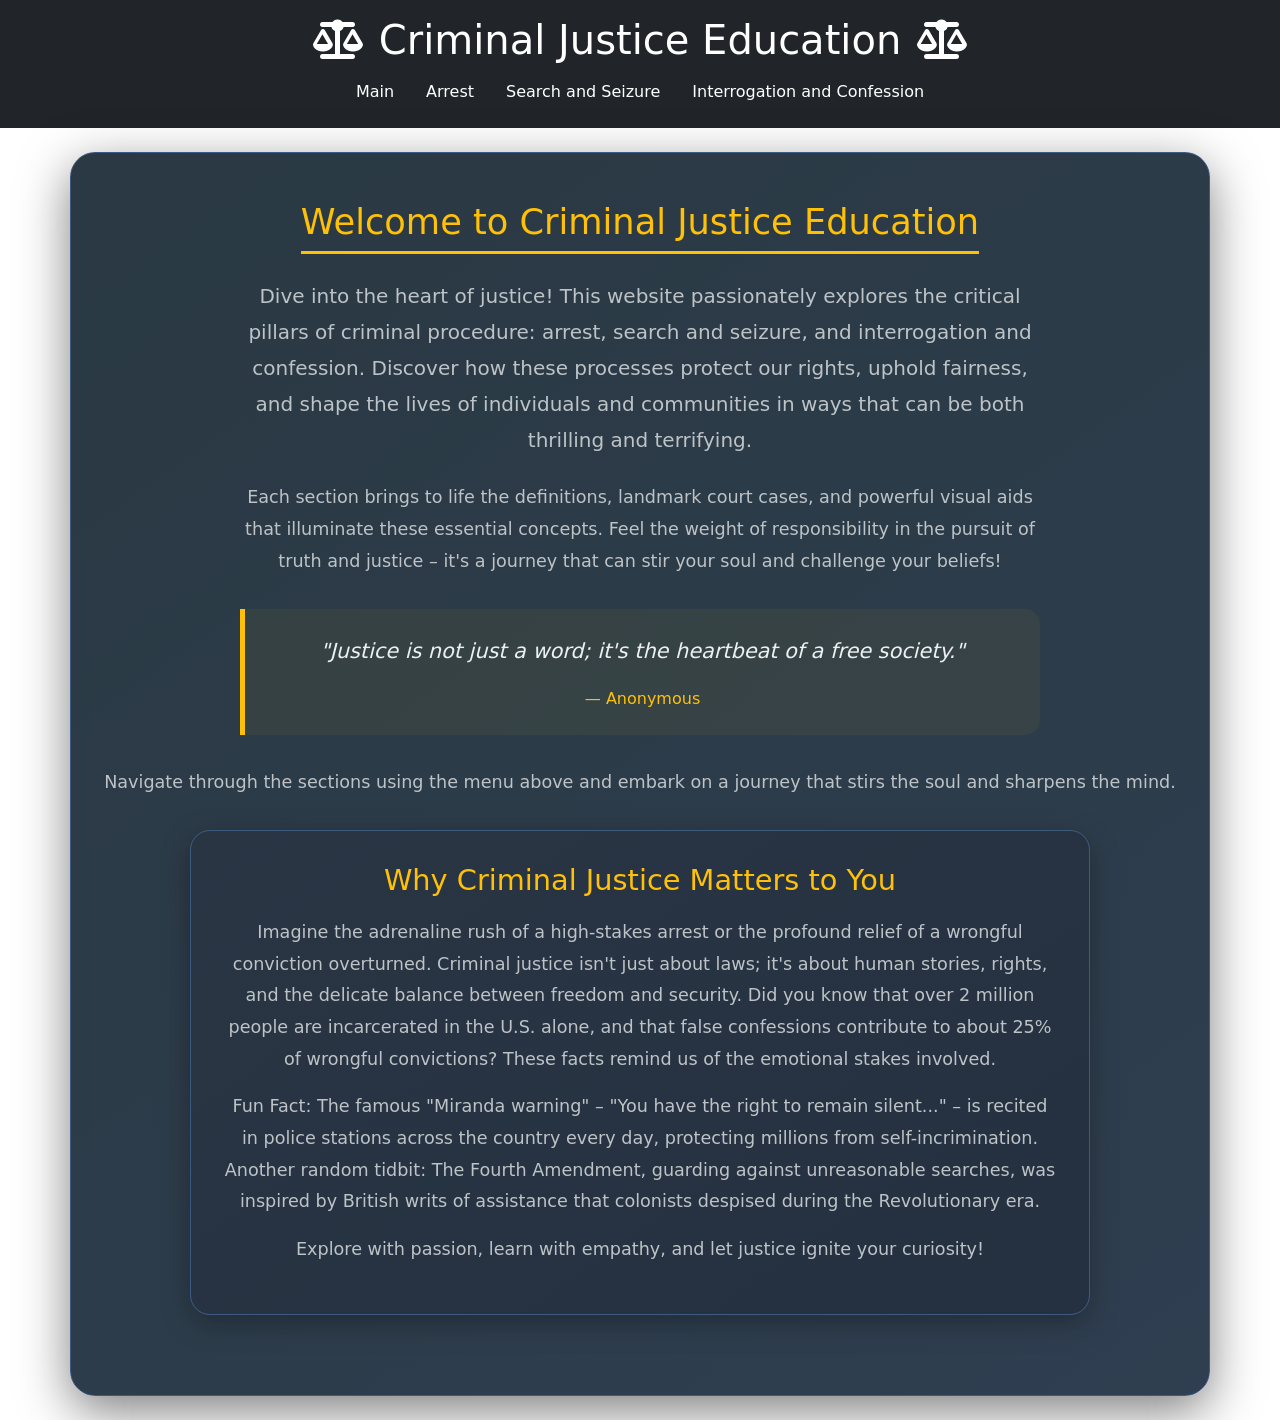
<file: Home.html>
<!DOCTYPE html>
<html lang="en">
<head>
    <meta charset="UTF-8">
    <meta name="viewport" content="width=device-width, initial-scale=1.0">
    <title>Home - Criminal Justice Education</title>
    <link href="https://cdn.jsdelivr.net/npm/bootstrap@5.3.0/dist/css/bootstrap.min.css" rel="stylesheet">
    <link rel="stylesheet" href="https://cdnjs.cloudflare.com/ajax/libs/font-awesome/6.4.0/css/all.min.css">
    <link rel="stylesheet" href="home.css">
</head>
<body>
    <header class="bg-dark text-white py-3">
        <div class="container">
            <h1 class="text-center"><i class="fas fa-balance-scale me-3"></i>Criminal Justice Education<i class="fas fa-balance-scale ms-3"></i></h1>
            <nav>
                <ul class="nav justify-content-center">
                    <li class="nav-item"><a class="nav-link text-white" href="index.html">Main</a></li>
                    <li class="nav-item"><a class="nav-link text-white" href="aresst.html">Arrest</a></li>
                    <li class="nav-item"><a class="nav-link text-white" href="SAS.html">Search and Seizure</a></li>
                    <li class="nav-item"><a class="nav-link text-white" href="confession.html">Interrogation and Confession</a></li>
                </ul>
            </nav>
        </div>
    </header>
    <main class="container my-4 text-center">
        <h2>Welcome to Criminal Justice Education</h2>
        <p class="lead">Dive into the heart of justice! This website passionately explores the critical pillars of criminal procedure: arrest, search and seizure, and interrogation and confession. Discover how these processes protect our rights, uphold fairness, and shape the lives of individuals and communities in ways that can be both thrilling and terrifying.</p>
        <p>Each section brings to life the definitions, landmark court cases, and powerful visual aids that illuminate these essential concepts. Feel the weight of responsibility in the pursuit of truth and justice – it's a journey that can stir your soul and challenge your beliefs!</p>
        <blockquote class="blockquote">
            <p>"Justice is not just a word; it's the heartbeat of a free society."</p>
            <footer class="blockquote-footer">Anonymous</footer>
        </blockquote>
        <p>Navigate through the sections using the menu above and embark on a journey that stirs the soul and sharpens the mind.</p>
        <section class="my-5">
            <h3>Why Criminal Justice Matters to You</h3>
            <p>Imagine the adrenaline rush of a high-stakes arrest or the profound relief of a wrongful conviction overturned. Criminal justice isn't just about laws; it's about human stories, rights, and the delicate balance between freedom and security. Did you know that over 2 million people are incarcerated in the U.S. alone, and that false confessions contribute to about 25% of wrongful convictions? These facts remind us of the emotional stakes involved.</p>
            <p>Fun Fact: The famous "Miranda warning" – "You have the right to remain silent..." – is recited in police stations across the country every day, protecting millions from self-incrimination. Another random tidbit: The Fourth Amendment, guarding against unreasonable searches, was inspired by British writs of assistance that colonists despised during the Revolutionary era.</p>
            <p>Explore with passion, learn with empathy, and let justice ignite your curiosity!</p>
        </section>
    </main>
    <script src="https://cdn.jsdelivr.net/npm/bootstrap@5.3.0/dist/js/bootstrap.bundle.min.js"></script>
</body>
</html>
</file>
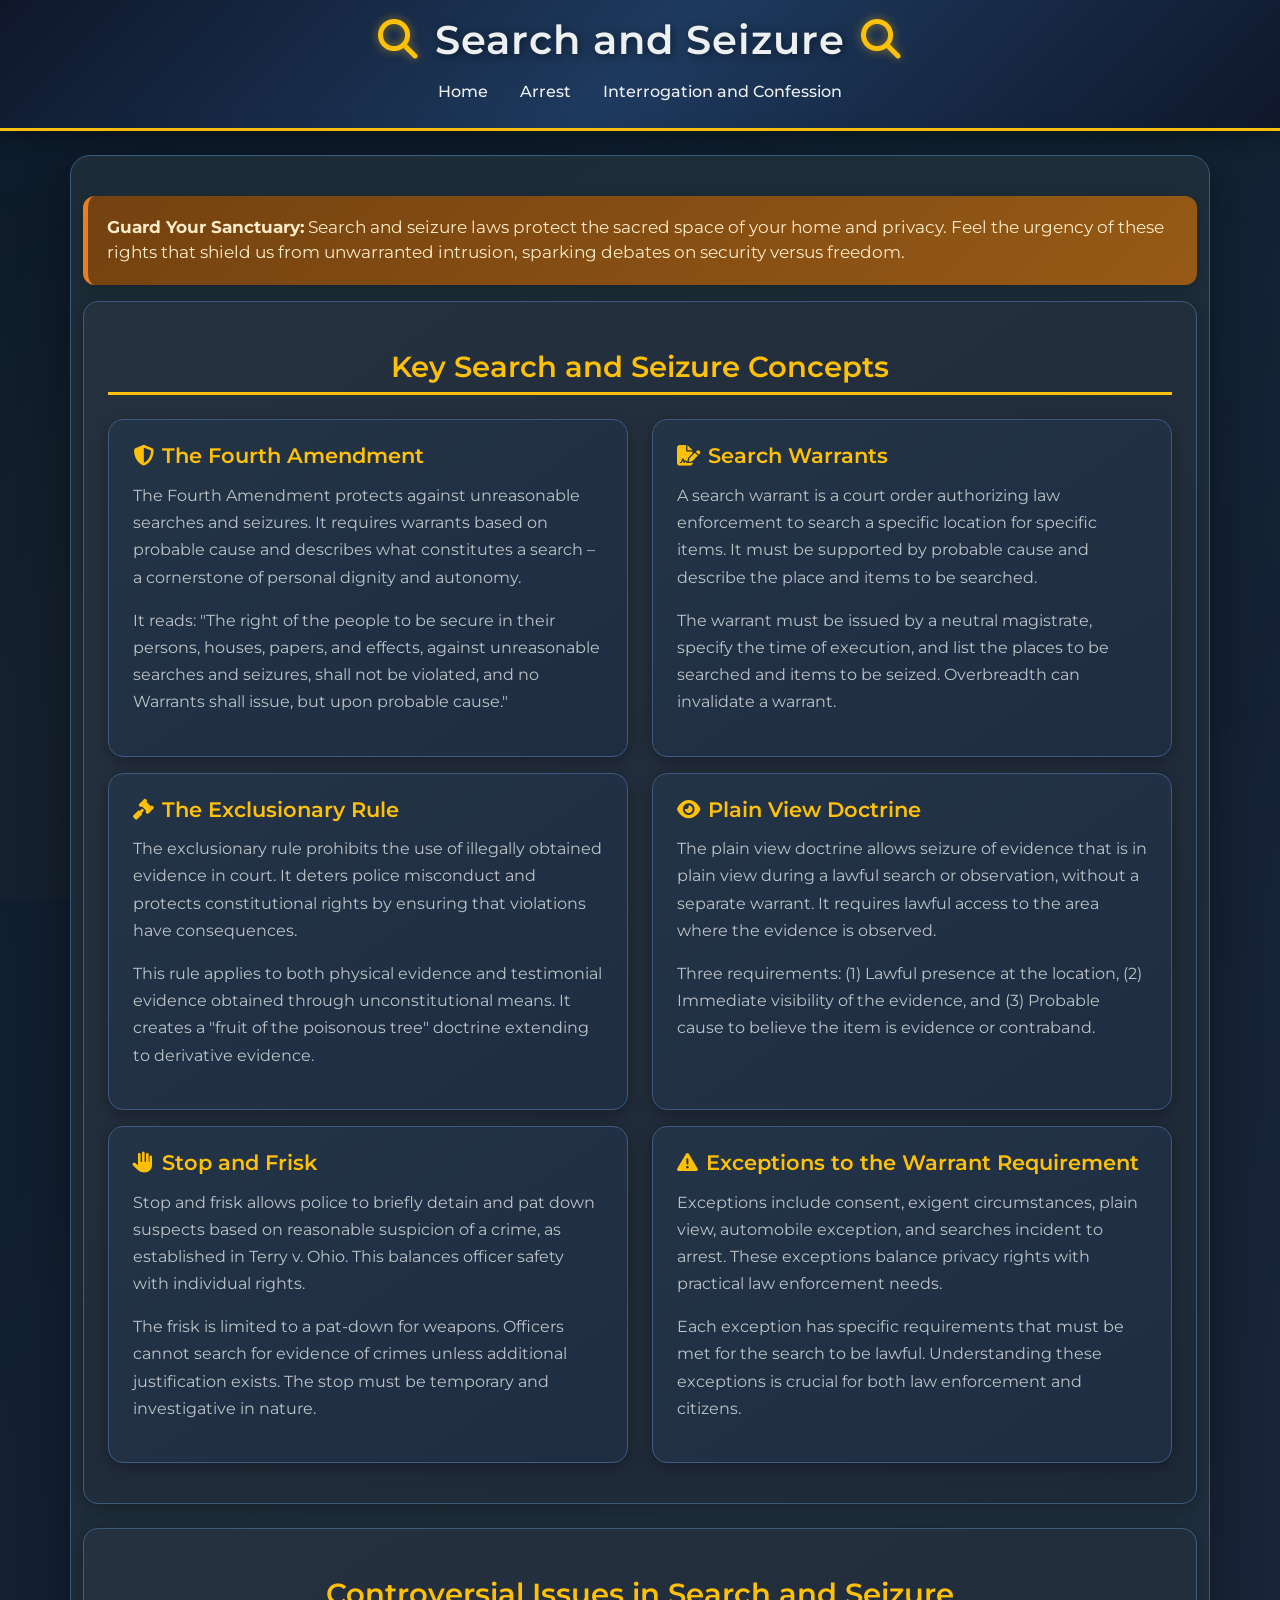
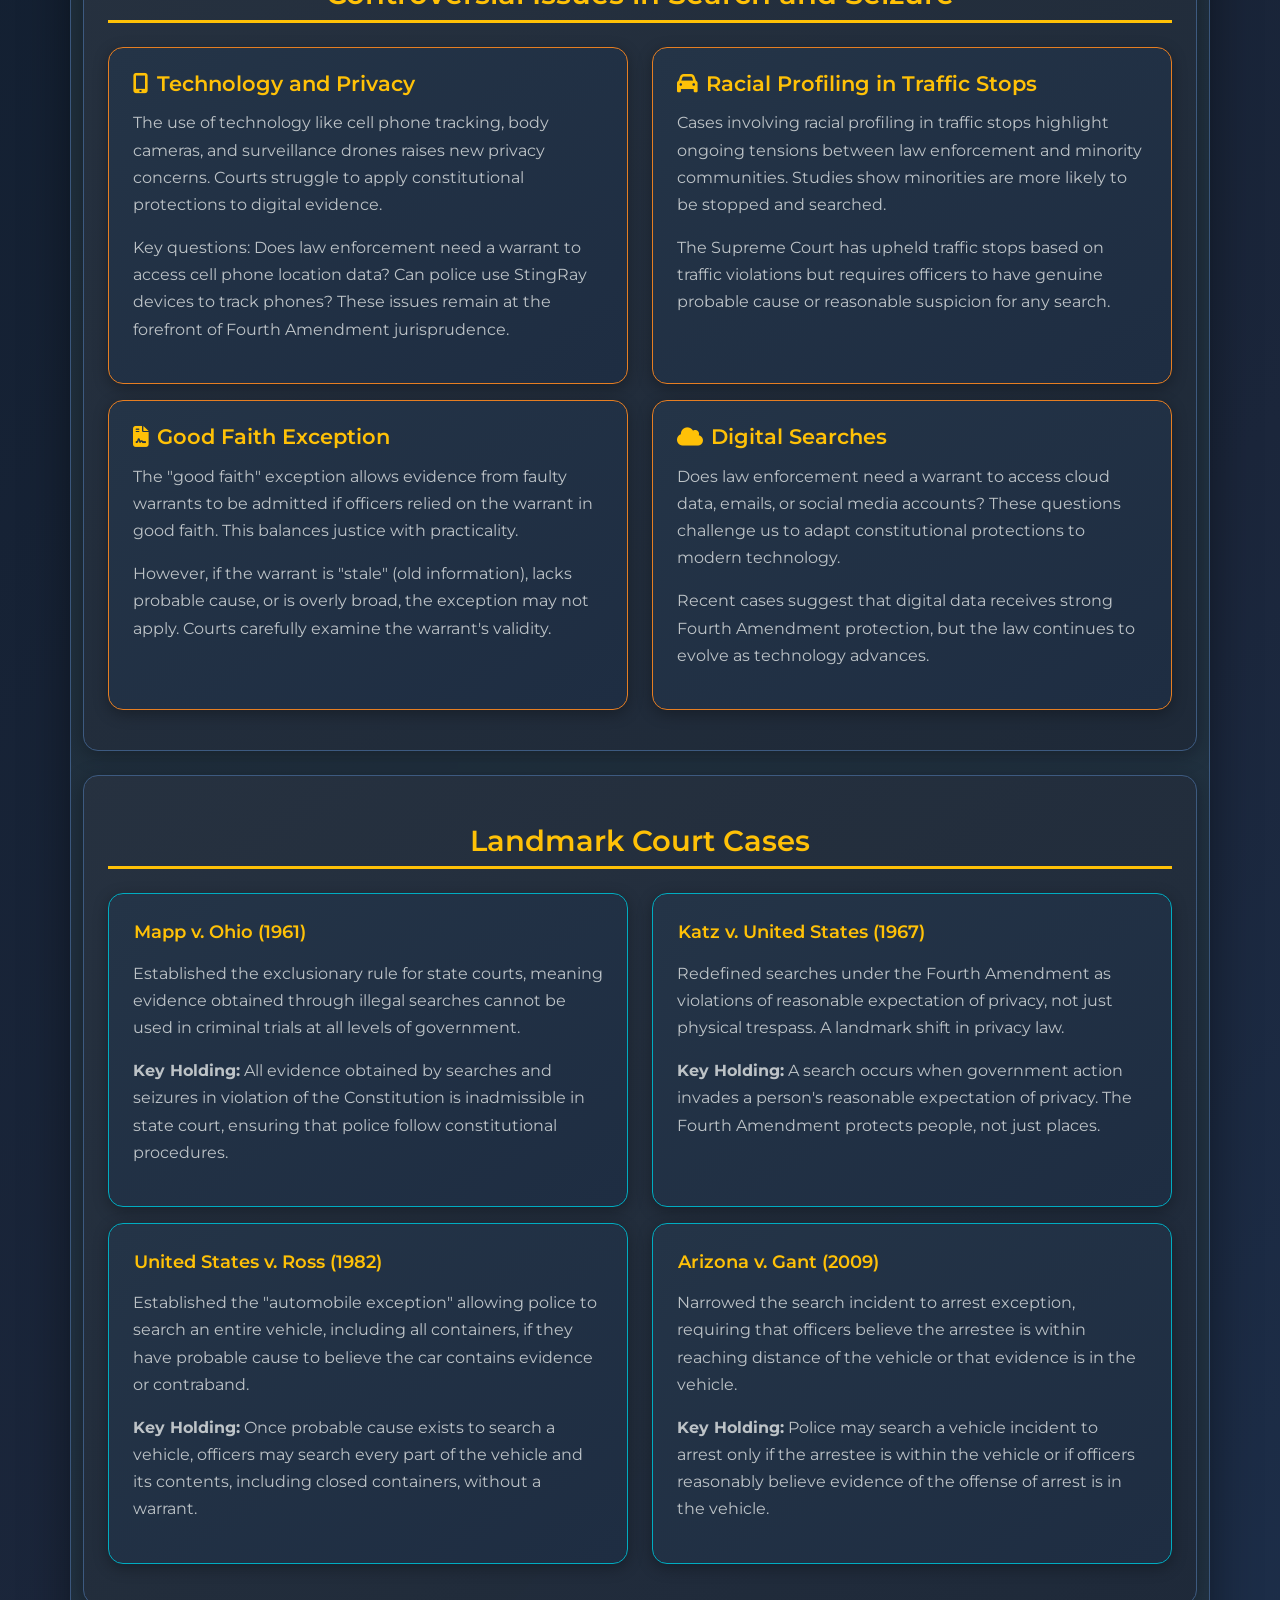
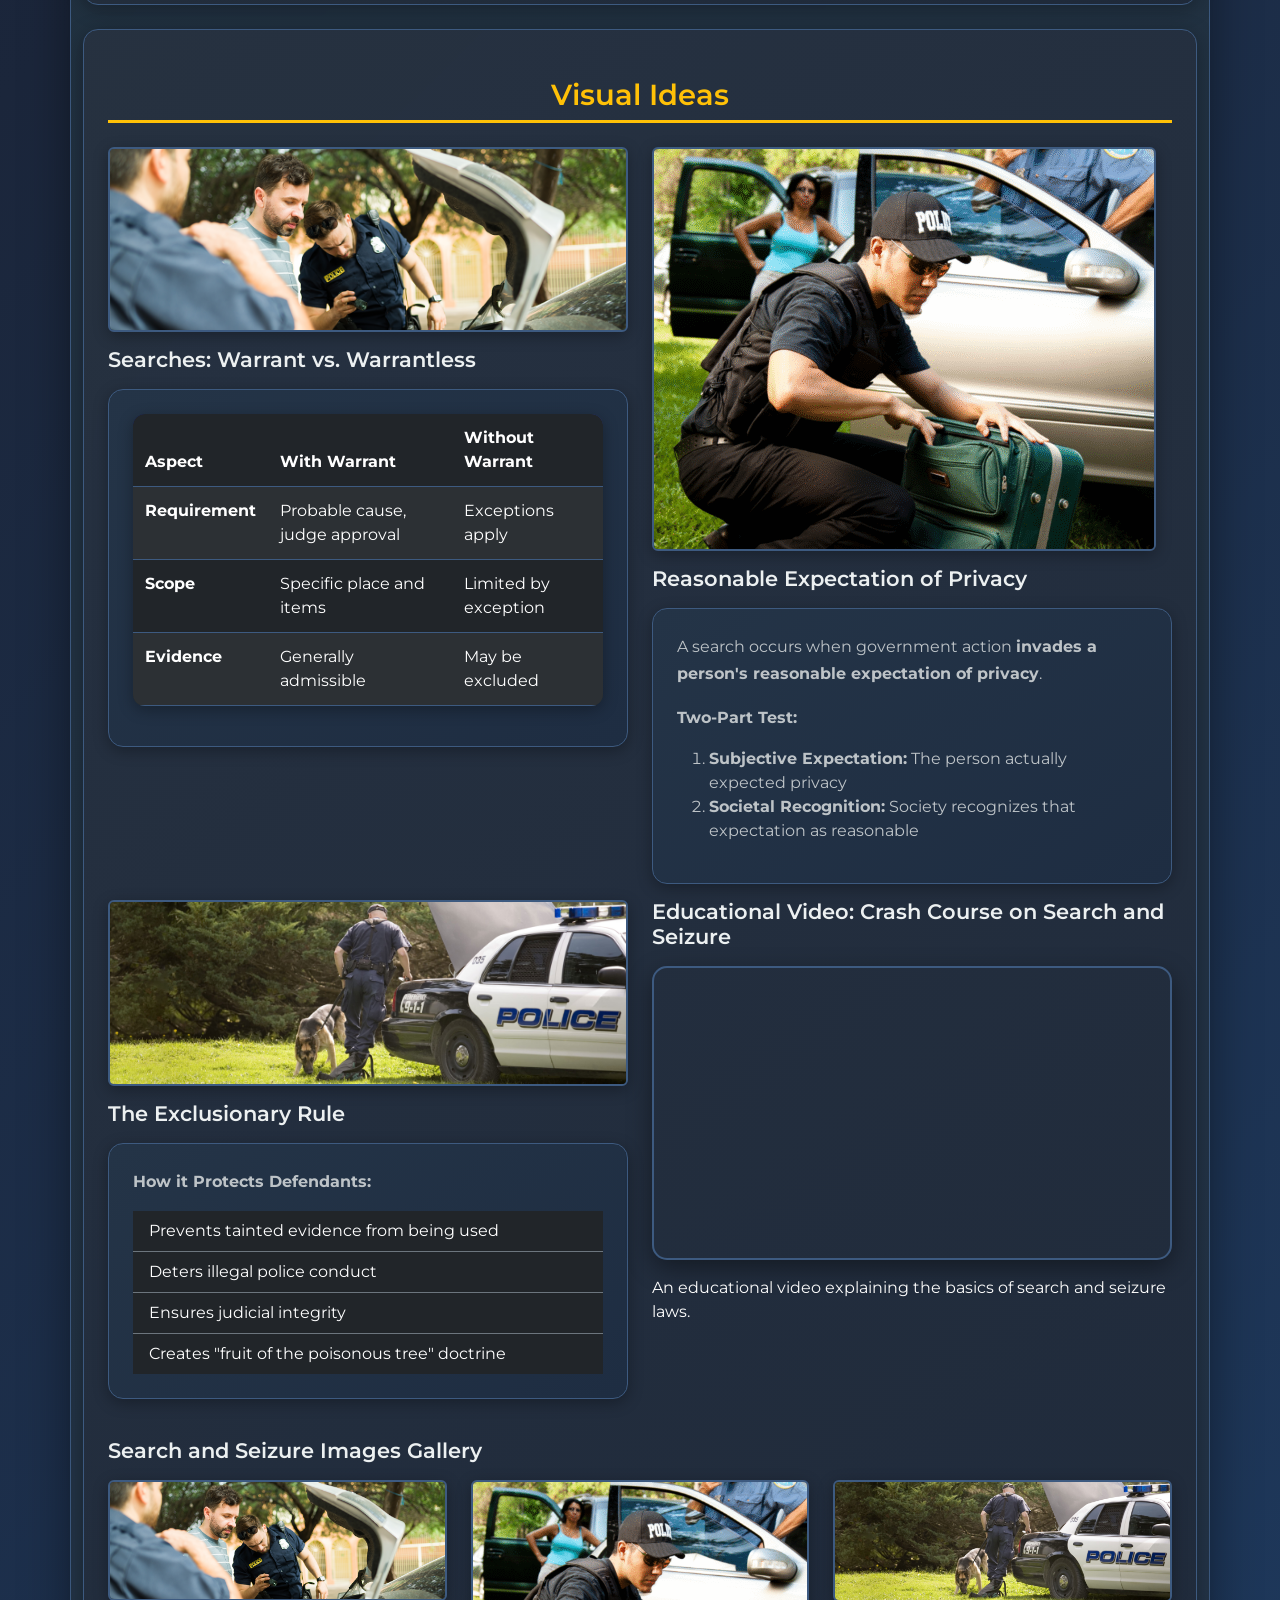
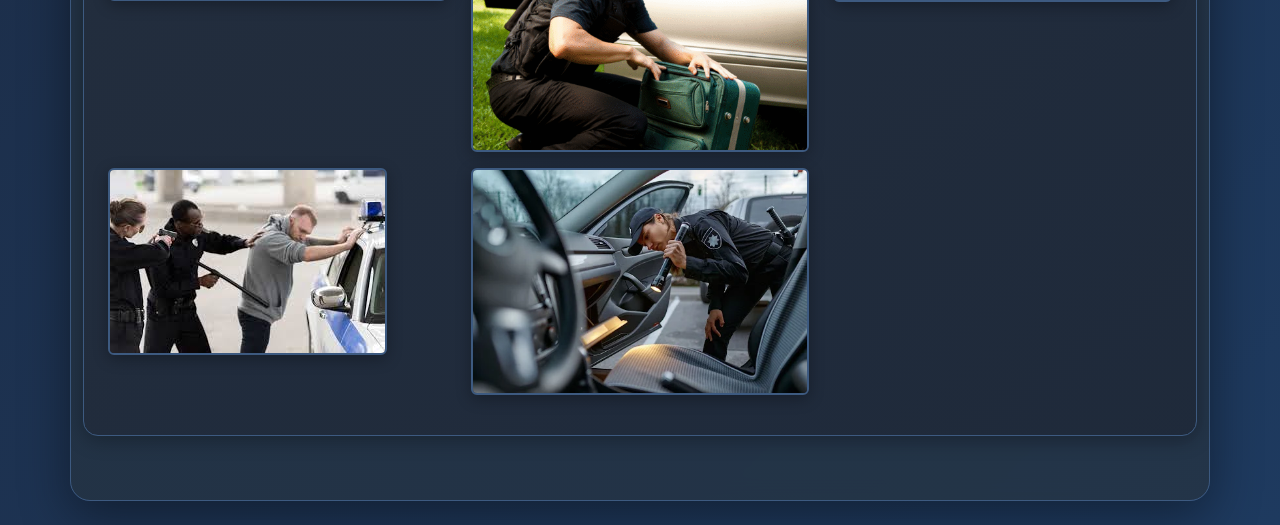
<file: SAS.html>
<!DOCTYPE html>
<html lang="en">
<head>
    <meta charset="UTF-8">
    <meta name="viewport" content="width=device-width, initial-scale=1.0">
    <title>Search and Seizure - Criminal Justice Education</title>
    <link href="https://cdn.jsdelivr.net/npm/bootstrap@5.3.0/dist/css/bootstrap.min.css" rel="stylesheet">
    <link rel="stylesheet" href="https://cdnjs.cloudflare.com/ajax/libs/font-awesome/6.4.0/css/all.min.css">
    <link rel="stylesheet" href="style.css">
</head>
<body>
    <header class="bg-dark text-white py-3">
        <div class="container">
            <h1 class="text-center"><i class="fas fa-search me-3"></i>Search and Seizure<i class="fas fa-search ms-3"></i></h1>
            <nav>
                <ul class="nav justify-content-center">
                    <li class="nav-item"><a class="nav-link text-white" href="Home.html">Home</a></li>
                    <li class="nav-item"><a class="nav-link text-white" href="aresst.html">Arrest</a></li>
                    <li class="nav-item"><a class="nav-link text-white" href="confession.html">Interrogation and Confession</a></li>
                </ul>
            </nav>
        </div>
    </header>
    <main class="container my-4">
        <div class="alert alert-warning" role="alert">
            <strong>Guard Your Sanctuary:</strong> Search and seizure laws protect the sacred space of your home and privacy. Feel the urgency of these rights that shield us from unwarranted intrusion, sparking debates on security versus freedom.
        </div>

        <!-- Key Concepts Section - Converted to Columns -->
        <section class="mb-4">
            <h2 class="text-center mb-4">Key Search and Seizure Concepts</h2>
            <div class="row">
                <div class="col-md-6 mb-3">
                    <div class="card h-100 bg-dark text-white">
                        <div class="card-body">
                            <h3><i class="fas fa-shield-alt me-2"></i>The Fourth Amendment</h3>
                            <p>The Fourth Amendment protects against unreasonable searches and seizures. It requires warrants based on probable cause and describes what constitutes a search – a cornerstone of personal dignity and autonomy.</p>
                            <p>It reads: "The right of the people to be secure in their persons, houses, papers, and effects, against unreasonable searches and seizures, shall not be violated, and no Warrants shall issue, but upon probable cause."</p>
                        </div>
                    </div>
                </div>
                <div class="col-md-6 mb-3">
                    <div class="card h-100 bg-dark text-white">
                        <div class="card-body">
                            <h3><i class="fas fa-file-signature me-2"></i>Search Warrants</h3>
                            <p>A search warrant is a court order authorizing law enforcement to search a specific location for specific items. It must be supported by probable cause and describe the place and items to be searched.</p>
                            <p>The warrant must be issued by a neutral magistrate, specify the time of execution, and list the places to be searched and items to be seized. Overbreadth can invalidate a warrant.</p>
                        </div>
                    </div>
                </div>
                <div class="col-md-6 mb-3">
                    <div class="card h-100 bg-dark text-white">
                        <div class="card-body">
                            <h3><i class="fas fa-gavel me-2"></i>The Exclusionary Rule</h3>
                            <p>The exclusionary rule prohibits the use of illegally obtained evidence in court. It deters police misconduct and protects constitutional rights by ensuring that violations have consequences.</p>
                            <p>This rule applies to both physical evidence and testimonial evidence obtained through unconstitutional means. It creates a "fruit of the poisonous tree" doctrine extending to derivative evidence.</p>
                        </div>
                    </div>
                </div>
                <div class="col-md-6 mb-3">
                    <div class="card h-100 bg-dark text-white">
                        <div class="card-body">
                            <h3><i class="fas fa-eye me-2"></i>Plain View Doctrine</h3>
                            <p>The plain view doctrine allows seizure of evidence that is in plain view during a lawful search or observation, without a separate warrant. It requires lawful access to the area where the evidence is observed.</p>
                            <p>Three requirements: (1) Lawful presence at the location, (2) Immediate visibility of the evidence, and (3) Probable cause to believe the item is evidence or contraband.</p>
                        </div>
                    </div>
                </div>
                <div class="col-md-6 mb-3">
                    <div class="card h-100 bg-dark text-white">
                        <div class="card-body">
                            <h3><i class="fas fa-hand-paper me-2"></i>Stop and Frisk</h3>
                            <p>Stop and frisk allows police to briefly detain and pat down suspects based on reasonable suspicion of a crime, as established in Terry v. Ohio. This balances officer safety with individual rights.</p>
                            <p>The frisk is limited to a pat-down for weapons. Officers cannot search for evidence of crimes unless additional justification exists. The stop must be temporary and investigative in nature.</p>
                        </div>
                    </div>
                </div>
                <div class="col-md-6 mb-3">
                    <div class="card h-100 bg-dark text-white">
                        <div class="card-body">
                            <h3><i class="fas fa-exclamation-triangle me-2"></i>Exceptions to the Warrant Requirement</h3>
                            <p>Exceptions include consent, exigent circumstances, plain view, automobile exception, and searches incident to arrest. These exceptions balance privacy rights with practical law enforcement needs.</p>
                            <p>Each exception has specific requirements that must be met for the search to be lawful. Understanding these exceptions is crucial for both law enforcement and citizens.</p>
                        </div>
                    </div>
                </div>
            </div>
        </section>

        <!-- Controversial Issues - New Section as Columns -->
        <section class="mb-4">
            <h2 class="text-center mb-4">Controversial Issues in Search and Seizure</h2>
            <div class="row">
                <div class="col-md-6 mb-3">
                    <div class="card h-100 bg-dark text-white border-warning">
                        <div class="card-body">
                            <h3><i class="fas fa-mobile-alt me-2"></i>Technology and Privacy</h3>
                            <p>The use of technology like cell phone tracking, body cameras, and surveillance drones raises new privacy concerns. Courts struggle to apply constitutional protections to digital evidence.</p>
                            <p>Key questions: Does law enforcement need a warrant to access cell phone location data? Can police use StingRay devices to track phones? These issues remain at the forefront of Fourth Amendment jurisprudence.</p>
                        </div>
                    </div>
                </div>
                <div class="col-md-6 mb-3">
                    <div class="card h-100 bg-dark text-white border-warning">
                        <div class="card-body">
                            <h3><i class="fas fa-car me-2"></i>Racial Profiling in Traffic Stops</h3>
                            <p>Cases involving racial profiling in traffic stops highlight ongoing tensions between law enforcement and minority communities. Studies show minorities are more likely to be stopped and searched.</p>
                            <p>The Supreme Court has upheld traffic stops based on traffic violations but requires officers to have genuine probable cause or reasonable suspicion for any search.</p>
                        </div>
                    </div>
                </div>
                <div class="col-md-6 mb-3">
                    <div class="card h-100 bg-dark text-white border-warning">
                        <div class="card-body">
                            <h3><i class="fas fa-file-contract me-2"></i>Good Faith Exception</h3>
                            <p>The "good faith" exception allows evidence from faulty warrants to be admitted if officers relied on the warrant in good faith. This balances justice with practicality.</p>
                            <p>However, if the warrant is "stale" (old information), lacks probable cause, or is overly broad, the exception may not apply. Courts carefully examine the warrant's validity.</p>
                        </div>
                    </div>
                </div>
                <div class="col-md-6 mb-3">
                    <div class="card h-100 bg-dark text-white border-warning">
                        <div class="card-body">
                            <h3><i class="fas fa-cloud me-2"></i>Digital Searches</h3>
                            <p>Does law enforcement need a warrant to access cloud data, emails, or social media accounts? These questions challenge us to adapt constitutional protections to modern technology.</p>
                            <p>Recent cases suggest that digital data receives strong Fourth Amendment protection, but the law continues to evolve as technology advances.</p>
                        </div>
                    </div>
                </div>
            </div>
        </section>

        <!-- Required Court Cases - Converted to Columns -->
        <section class="mb-4">
            <h2 class="text-center mb-4">Landmark Court Cases</h2>
            <div class="row">
                <div class="col-md-6 mb-3">
                    <div class="card h-100 bg-dark text-white border-primary">
                        <div class="card-body">
                            <h3><button type="button" class="btn btn-link p-0" data-bs-toggle="modal" data-bs-target="#mappModal">Mapp v. Ohio (1961)</button></h3>
                            <p>Established the exclusionary rule for state courts, meaning evidence obtained through illegal searches cannot be used in criminal trials at all levels of government.</p>
                            <p><strong>Key Holding:</strong> All evidence obtained by searches and seizures in violation of the Constitution is inadmissible in state court, ensuring that police follow constitutional procedures.</p>
                        </div>
                    </div>
                </div>
                <div class="col-md-6 mb-3">
                    <div class="card h-100 bg-dark text-white border-primary">
                        <div class="card-body">
                            <h3><button type="button" class="btn btn-link p-0" data-bs-toggle="modal" data-bs-target="#katzModal">Katz v. United States (1967)</button></h3>
                            <p>Redefined searches under the Fourth Amendment as violations of reasonable expectation of privacy, not just physical trespass. A landmark shift in privacy law.</p>
                            <p><strong>Key Holding:</strong> A search occurs when government action invades a person's reasonable expectation of privacy. The Fourth Amendment protects people, not just places.</p>
                        </div>
                    </div>
                </div>
                <div class="col-md-6 mb-3">
                    <div class="card h-100 bg-dark text-white border-primary">
                        <div class="card-body">
                            <h3><button type="button" class="btn btn-link p-0" data-bs-toggle="modal" data-bs-target="#rossModal">United States v. Ross (1982)</button></h3>
                            <p>Established the "automobile exception" allowing police to search an entire vehicle, including all containers, if they have probable cause to believe the car contains evidence or contraband.</p>
                            <p><strong>Key Holding:</strong> Once probable cause exists to search a vehicle, officers may search every part of the vehicle and its contents, including closed containers, without a warrant.</p>
                        </div>
                    </div>
                </div>
                <div class="col-md-6 mb-3">
                    <div class="card h-100 bg-dark text-white border-primary">
                        <div class="card-body">
                            <h3><button type="button" class="btn btn-link p-0" data-bs-toggle="modal" data-bs-target="#gantModal">Arizona v. Gant (2009)</button></h3>
                            <p>Narrowed the search incident to arrest exception, requiring that officers believe the arrestee is within reaching distance of the vehicle or that evidence is in the vehicle.</p>
                            <p><strong>Key Holding:</strong> Police may search a vehicle incident to arrest only if the arrestee is within the vehicle or if officers reasonably believe evidence of the offense of arrest is in the vehicle.</p>
                        </div>
                    </div>
                </div>
            </div>
        </section>

        <!-- Visual Ideas Section - Converted to Columns -->
        <section class="mb-4">
            <h2 class="text-center mb-4">Visual Ideas</h2>
            <div class="row">
                <div class="col-md-6 mb-3">
                    <img src="images/SAS/SAS_1.png" alt="Chart comparing searches with a warrant vs. without a warrant" class="img-fluid mb-3 rounded">
                    <h3>Searches: Warrant vs. Warrantless</h3>
                    <div class="card bg-dark text-white">
                        <div class="card-body">
                            <table class="table table-dark table-striped">
                                <thead>
                                    <tr>
                                        <th>Aspect</th>
                                        <th>With Warrant</th>
                                        <th>Without Warrant</th>
                                    </tr>
                                </thead>
                                <tbody>
                                    <tr>
                                        <td><strong>Requirement</strong></td>
                                        <td>Probable cause, judge approval</td>
                                        <td>Exceptions apply</td>
                                    </tr>
                                    <tr>
                                        <td><strong>Scope</strong></td>
                                        <td>Specific place and items</td>
                                        <td>Limited by exception</td>
                                    </tr>
                                    <tr>
                                        <td><strong>Evidence</strong></td>
                                        <td>Generally admissible</td>
                                        <td>May be excluded</td>
                                    </tr>
                                </tbody>
                            </table>
                        </div>
                    </div>
                </div>
                <div class="col-md-6 mb-3">
                    <img src="images/SAS/SAS_2.webp" alt="Diagram explaining reasonable expectation of privacy" class="img-fluid mb-3 rounded">
                    <h3>Reasonable Expectation of Privacy</h3>
                    <div class="card bg-dark text-white">
                        <div class="card-body">
                            <p>A search occurs when government action <strong>invades a person's reasonable expectation of privacy</strong>.</p>
                            <p><strong>Two-Part Test:</strong></p>
                            <ol>
                                <li><strong>Subjective Expectation:</strong> The person actually expected privacy</li>
                                <li><strong>Societal Recognition:</strong> Society recognizes that expectation as reasonable</li>
                            </ol>
                        </div>
                    </div>
                </div>
                <div class="col-md-6 mb-3">
                    <img src="images/SAS/SAS_3.jpg" alt="Graph showing how the exclusionary rule protects defendants" class="img-fluid mb-3 rounded">
                    <h3>The Exclusionary Rule</h3>
                    <div class="card bg-dark text-white">
                        <div class="card-body">
                            <p><strong>How it Protects Defendants:</strong></p>
                            <ul class="list-group list-group-flush">
                                <li class="list-group-item bg-dark text-white border-secondary">Prevents tainted evidence from being used</li>
                                <li class="list-group-item bg-dark text-white border-secondary">Deters illegal police conduct</li>
                                <li class="list-group-item bg-dark text-white border-secondary">Ensures judicial integrity</li>
                                <li class="list-group-item bg-dark text-white border-secondary">Creates "fruit of the poisonous tree" doctrine</li>
                            </ul>
                        </div>
                    </div>
                </div>
                <div class="col-md-6 mb-3">
                    <h3>Educational Video: Crash Course on Search and Seizure</h3>
                    <div class="ratio ratio-16x9 mb-3">
                        <iframe width="560" height="315" src="https://www.youtube.com/embed/_4O1OlGyTuU?si=qclNyI0WUueWHuvM" title="YouTube video player" frameborder="0" allow="accelerometer; autoplay; clipboard-write; encrypted-media; gyroscope; picture-in-picture; web-share" referrerpolicy="strict-origin-when-cross-origin" allowfullscreen></iframe>
                    </div>
                    <p class="text-white">An educational video explaining the basics of search and seizure laws.</p>
                </div>
            </div>
            <h3 class="mt-4">Search and Seizure Images Gallery</h3>
            <div class="row">
                <div class="col-md-4 mb-3">
                    <img src="images/SAS/SAS_1.png" alt="Search and seizure scene 1" class="img-fluid rounded">
                </div>
                <div class="col-md-4 mb-3">
                    <img src="images/SAS/SAS_2.webp" alt="Search and seizure scene 2" class="img-fluid rounded">
                </div>
                <div class="col-md-4 mb-3">
                    <img src="images/SAS/SAS_3.jpg" alt="Search and seizure scene 3" class="img-fluid rounded">
                </div>
                <div class="col-md-4 mb-3">
                    <img src="images/SAS/SAS_4.jpeg" alt="Search and seizure scene 4" class="img-fluid rounded">
                </div>
                <div class="col-md-4 mb-3">
                    <img src="images/SAS/SAS_5.webp" alt="Search and seizure scene 5" class="img-fluid rounded">
                </div>
            </div>
        </section>
    </main>

    <!-- Modals -->
    <div class="modal fade" id="mappModal" tabindex="-1">
        <div class="modal-dialog">
            <div class="modal-content">
                <div class="modal-header bg-primary text-white">
                    <h5 class="modal-title">Mapp v. Ohio (1961)</h5>
                    <button type="button" class="btn-close btn-close-white" data-bs-dismiss="modal"></button>
                </div>
                <div class="modal-body bg-dark text-white">
                    <p><strong>Background:</strong> Cleveland police forcibly entered Dolly Mapp's home looking for a suspect. They found no suspect but did find pornographic materials. Mapp was convicted for possessing obscene materials.</p>
                    <p><strong>Significance:</strong> This landmark case extended the exclusionary rule to state courts through the Fourteenth Amendment. It ensures that constitutional violations by state police have real consequences.</p>
                    <p><strong>Key Principle:</strong> Evidence obtained through illegal searches and seizures cannot be used in criminal trials. This "exclusionary rule" is the primary remedy for Fourth Amendment violations.</p>
                </div>
            </div>
        </div>
    </div>

    <div class="modal fade" id="katzModal" tabindex="-1">
        <div class="modal-dialog">
            <div class="modal-content">
                <div class="modal-header bg-primary text-white">
                    <h5 class="modal-title">Katz v. United States (1967)</h5>
                    <button type="button" class="btn-close btn-close-white" data-bs-dismiss="modal"></button>
                </div>
                <div class="modal-body bg-dark text-white">
                    <p><strong>Background:</strong> Charles Katz used a public telephone booth to transmit betting information. FBI attached an eavesdropping device to the outside of the booth, recording his conversations.</p>
                    <p><strong>Significance:</strong> This case revolutionized Fourth Amendment jurisprudence by establishing that the amendment protects people, not just places. It shifted focus from property rights to privacy expectations.</p>
                    <p><strong>Key Principle:</strong> The Fourth Amendment protects against governmental invasions of a person's "reasonable expectation of privacy." A search occurs when the government violates that expectation.</p>
                </div>
            </div>
        </div>
    </div>

    <div class="modal fade" id="rossModal" tabindex="-1">
        <div class="modal-dialog">
            <div class="modal-content">
                <div class="modal-header bg-primary text-white">
                    <h5 class="modal-title">United States v. Ross (1982)</h5>
                    <button type="button" class="btn-close btn-close-white" data-bs-dismiss="modal"></button>
                </div>
                <div class="modal-body bg-dark text-white">
                    <p><strong>Background:</strong> Police stopped a car matching a description of one used in an armed robbery. With probable cause, they searched the entire vehicle, including a closed paper bag in the trunk, finding heroin and cash.</p>
                    <p><strong>Significance:</strong> This case established the scope of the automobile exception, allowing comprehensive vehicle searches when probable cause exists, regardless of whether there's a warrant.</p>
                    <p><strong>Key Principle:</strong> If police have probable cause to search a vehicle, they may search every part of the vehicle and its contents, including all containers, without a warrant. The automobile has reduced Fourth Amendment protection due to its mobility.</p>
                </div>
            </div>
        </div>
    </div>

    <div class="modal fade" id="gantModal" tabindex="-1">
        <div class="modal-dialog">
            <div class="modal-content">
                <div class="modal-header bg-primary text-white">
                    <h5 class="modal-title">Arizona v. Gant (2009)</h5>
                    <button type="button" class="btn-close btn-close-white" data-bs-dismiss="modal"></button>
                </div>
                <div class="modal-body bg-dark text-white">
                    <p><strong>Background:</strong> Police arrested Gant for driving with a suspended license. They handcuffed him and placed him in a patrol car before searching his car, finding cocaine in a jacket pocket.</p>
                    <p><strong>Significance:</strong> This case significantly narrowed the search incident to arrest exception, limiting when officers can search vehicles after arresting occupants.</p>
                    <p><strong>Key Principle:</strong> Officers may search a vehicle incident to arrest only if: (1) the arrestee is within the vehicle at the time of the search, OR (2) officers reasonably believe evidence of the offense of arrest is in the vehicle.</p>
                </div>
            </div>
        </div>
    </div>

    <script src="https://cdn.jsdelivr.net/npm/bootstrap@5.3.0/dist/js/bootstrap.bundle.min.js"></script>
</body>
</html>
</file>
<file: style.css>
/* Import Google Fonts */
@import url('https://fonts.googleapis.com/css2?family=Montserrat:wght@300;400;500;600;700&display=swap');

/* Custom styles for Criminal Justice Education site - Justice Theme */
/* Color Scheme: Deep Navy, Gold, Teal, and Slate */

:root {
    --primary-navy: #1a237e;
    --primary-blue: #283593;
    --secondary-gold: #ffc107;
    --secondary-amber: #ffb300;
    --accent-teal: #009688;
    --accent-cyan: #00acc1;
    --dark-slate: #1e2a38;
    --slate-gray: #2c3e50;
    --light-slate: #34495e;
    --text-light: #ecf0f1;
    --text-muted: #bdc3c7;
    --card-bg: #243447;
    --card-border: #3d5a80;
    --success-green: #27ae60;
    --warning-orange: #e67e22;
    --danger-red: #e74c3c;
    --info-blue: #3498db;
}

* {
    margin: 0;
    padding: 0;
    box-sizing: border-box;
}

body {
    font-family: 'Montserrat', sans-serif;
    background: linear-gradient(135deg, #0d1b2a 0%, #1b263b 50%, #1e3a5f 100%);
    min-height: 100vh;
    color: var(--text-light);
}

/* Header Styles */
header {
    background: linear-gradient(135deg, #0f172a 0%, #1e3a5f 50%, #0f172a 100%);
    box-shadow: 0 4px 20px rgba(0, 0, 0, 0.4);
    border-bottom: 3px solid var(--secondary-gold);
}

header h1 {
    color: var(--text-light);
    text-shadow: 2px 2px 8px rgba(0, 0, 0, 0.5);
    letter-spacing: 1px;
}

header .fas {
    color: var(--secondary-gold) !important;
    text-shadow: 0 0 10px rgba(255, 193, 7, 0.5);
}

/* Navigation */
.nav-link {
    color: var(--text-light) !important;
    font-weight: 500;
    transition: all 0.3s ease;
    position: relative;
    padding: 0.5rem 1rem;
    border-radius: 5px;
}

.nav-link:hover {
    color: var(--secondary-gold) !important;
    background: rgba(255, 193, 7, 0.1);
    transform: translateY(-2px);
}

.nav-link::after {
    content: '';
    position: absolute;
    bottom: 0;
    left: 50%;
    width: 0;
    height: 2px;
    background: var(--secondary-gold);
    transition: all 0.3s ease;
    transform: translateX(-50%);
}

.nav-link:hover::after {
    width: 80%;
}

/* Main Container */
main {
    background: linear-gradient(145deg, rgba(30, 46, 56, 0.95), rgba(36, 52, 71, 0.95));
    border-radius: 20px;
    box-shadow: 0 15px 50px rgba(0, 0, 0, 0.4);
    backdrop-filter: blur(10px);
    margin: 2rem auto;
    padding: 2.5rem;
    border: 1px solid var(--card-border);
}

/* Headings */
h1, h2, h3 {
    font-weight: 600;
    color: var(--text-light);
}

h1 {
    font-size: 2.5rem;
    text-shadow: 2px 2px 4px rgba(0, 0, 0, 0.7);
}

h2 {
    color: var(--secondary-gold);
    border-bottom: 3px solid var(--secondary-gold);
    padding-bottom: 0.5rem;
    margin-top: 1.5rem;
    margin-bottom: 1.5rem;
    font-size: 1.8rem;
    display: inline-block;
}

h2.text-center {
    display: block;
    width: 100%;
    border-bottom: 3px solid var(--secondary-gold);
    padding-bottom: 0.5rem;
    margin-bottom: 2rem;
}

h3 {
    color: var(--text-light);
    font-size: 1.3rem;
    margin-bottom: 1rem;
}

h3 .fas {
    color: var(--secondary-gold);
}

/* Cards */
.card {
    background: linear-gradient(145deg, var(--card-bg), #1e2d42);
    border: 1px solid var(--card-border);
    border-radius: 15px;
    box-shadow: 0 4px 15px rgba(0, 0, 0, 0.3);
    transition: all 0.3s ease;
    overflow: hidden;
}

.card:hover {
    transform: translateY(-5px);
    box-shadow: 0 8px 30px rgba(0, 0, 0, 0.4);
    border-color: var(--secondary-gold);
}

.card-body {
    padding: 1.5rem;
}

.card h3 {
    color: var(--secondary-gold);
    font-weight: 600;
    margin-bottom: 0.8rem;
}

.card p {
    color: var(--text-muted);
    line-height: 1.7;
}

/* Card Border Colors */
.border-primary {
    border-color: var(--accent-cyan) !important;
}

.border-warning {
    border-color: var(--warning-orange) !important;
}

.border-danger {
    border-color: var(--danger-red) !important;
}

/* Alert Boxes */
.alert {
    border-radius: 12px;
    padding: 1.2rem;
    font-size: 1.05rem;
    border: none;
    box-shadow: 0 4px 15px rgba(0, 0, 0, 0.2);
}

.alert-info {
    background: linear-gradient(135deg, #1e3a5f, #2c5282);
    color: #bee3f8;
    border-left: 5px solid var(--info-blue);
}

.alert-warning {
    background: linear-gradient(135deg, #744210, #975a16);
    color: #feebc8;
    border-left: 5px solid var(--warning-orange);
}

.alert-danger {
    background: linear-gradient(135deg, #742a2a, #9b2c2c);
    color: #feb2b2;
    border-left: 5px solid var(--danger-red);
}

/* Buttons */
.btn-link {
    color: var(--secondary-gold) !important;
    font-weight: 600;
    text-decoration: none;
    transition: all 0.3s ease;
    font-size: 1.1rem;
}

.btn-link:hover {
    color: var(--secondary-amber) !important;
    text-decoration: none;
    transform: scale(1.02);
}

/* Tables */
.table {
    background: rgba(30, 46, 56, 0.9);
    color: var(--text-light);
    border-radius: 12px;
    overflow: hidden;
    box-shadow: 0 4px 15px rgba(0, 0, 0, 0.3);
}

.table thead {
    background: linear-gradient(135deg, var(--primary-navy), var(--primary-blue));
    color: var(--secondary-gold);
}

.table th, .table td {
    border-color: var(--card-border);
    padding: 0.75rem;
}

.table-striped tbody tr:nth-of-type(odd) {
    background-color: rgba(255, 193, 7, 0.05);
}

.table-dark {
    background: rgba(30, 46, 56, 0.95);
}

/* Lists */
.list-group-item {
    background: transparent;
    color: var(--text-muted);
    border-color: var(--card-border);
}

.list-group-numbered .list-group-item {
    border-left: 3px solid var(--secondary-gold);
}

/* Pre/Code */
pre {
    background: linear-gradient(135deg, #1a1a2e, #16213e);
    color: var(--secondary-gold);
    padding: 1.2rem;
    border-radius: 12px;
    font-family: 'Courier New', monospace;
    box-shadow: 0 4px 15px rgba(0, 0, 0, 0.4);
    border: 1px solid var(--card-border);
}

.text-warning {
    color: var(--secondary-gold) !important;
}

/* Modals */
.modal-content {
    background: linear-gradient(145deg, var(--card-bg), #1e2d42);
    color: var(--text-light);
    border: 1px solid var(--card-border);
    border-radius: 20px;
    box-shadow: 0 15px 50px rgba(0, 0, 0, 0.5);
}

.modal-header {
    border-radius: 20px 20px 0 0 !important;
    padding: 1.2rem;
}

.modal-header.bg-primary {
    background: linear-gradient(135deg, var(--accent-cyan), var(--accent-teal));
    color: white;
}

.modal-header.bg-danger {
    background: linear-gradient(135deg, #c0392b, #e74c3c);
    color: white;
}

.modal-body {
    background: linear-gradient(145deg, #1e2d42, #243447);
    padding: 1.5rem;
    color: var(--text-muted);
}

.modal-body strong {
    color: var(--secondary-gold);
}

.btn-close {
    filter: invert(1);
}

/* Video Container */
.ratio {
    border-radius: 15px;
    overflow: hidden;
    box-shadow: 0 8px 25px rgba(0, 0, 0, 0.4);
    border: 2px solid var(--card-border);
}

/* Images */
.img-fluid {
    border-radius: 12px;
    box-shadow: 0 4px 15px rgba(0, 0, 0, 0.3);
    transition: all 0.3s ease;
    border: 2px solid var(--card-border);
}

.img-fluid:hover {
    transform: scale(1.02);
    box-shadow: 0 8px 30px rgba(0, 0, 0, 0.5);
    border-color: var(--secondary-gold);
}

/* Section Styles */
section {
    margin-bottom: 2rem;
    padding: 1.5rem;
    background: linear-gradient(145deg, rgba(40, 50, 65, 0.8), rgba(30, 40, 55, 0.8));
    border-radius: 15px;
    box-shadow: 0 4px 20px rgba(0, 0, 0, 0.3);
    transition: all 0.3s ease;
    border: 1px solid var(--card-border);
}

section:hover {
    transform: translateY(-3px);
    box-shadow: 0 6px 25px rgba(0, 0, 0, 0.4);
}

/* Animations */
@keyframes fadeInUp {
    from {
        opacity: 0;
        transform: translateY(30px);
    }
    to {
        opacity: 1;
        transform: translateY(0);
    }
}

section {
    animation: fadeInUp 0.6s ease-out;
}

/* Scrollbar */
::-webkit-scrollbar {
    width: 10px;
}

::-webkit-scrollbar-track {
    background: #1a1a2e;
}

::-webkit-scrollbar-thumb {
    background: linear-gradient(135deg, var(--secondary-gold), var(--secondary-amber));
    border-radius: 5px;
}

::-webkit-scrollbar-thumb:hover {
    background: linear-gradient(135deg, var(--secondary-amber), var(--secondary-gold));
}

/* Responsive */
@media (max-width: 768px) {
    h1 {
        font-size: 1.8rem;
    }
    h2 {
        font-size: 1.4rem;
    }
    main {
        margin: 1rem;
        padding: 1rem;
    }
    section {
        padding: 1rem;
    }
    .card-body {
        padding: 1rem;
    }
}

/* Custom text colors */
p, li {
    color: var(--text-muted);
}

/* Blockquote */
.blockquote {
    border-left: 5px solid var(--secondary-gold);
    color: var(--text-muted);
    background: rgba(255, 193, 7, 0.05);
    padding: 1rem;
    border-radius: 0 10px 10px 0;
}

.blockquote-footer {
    color: var(--secondary-gold);
}

/* Background pattern overlay */
body::before {
    content: '';
    position: fixed;
    top: 0;
    left: 0;
    width: 100%;
    height: 100%;
    background-image: 
        radial-gradient(circle at 20% 80%, rgba(255, 193, 7, 0.03) 0%, transparent 50%),
        radial-gradient(circle at 80% 20%, rgba(0, 150, 136, 0.03) 0%, transparent 50%);
    pointer-events: none;
    z-index: -1;
}
</file>
<file: home.css>
/* Home page specific styles - Justice Theme */
/* Color Scheme: Deep Navy, Gold, Teal, and Slate */

:root {
    --primary-navy: #1a237e;
    --primary-blue: #283593;
    --secondary-gold: #ffc107;
    --secondary-amber: #ffb300;
    --accent-teal: #009688;
    --accent-cyan: #00acc1;
    --dark-slate: #1e2a38;
    --slate-gray: #2c3e50;
    --light-slate: #34495e;
    --text-light: #ecf0f1;
    --text-muted: #bdc3c7;
    --card-bg: #243447;
    --card-border: #3d5a80;
}

/* Home page main container */
main {
    text-align: center;
    background: linear-gradient(145deg, rgba(30, 46, 56, 0.95), rgba(36, 52, 71, 0.95));
    border-radius: 25px;
    padding: 3rem;
    box-shadow: 0 15px 50px rgba(0, 0, 0, 0.5);
    border: 1px solid var(--card-border);
    backdrop-filter: blur(10px);
}

h2 {
    color: var(--secondary-gold);
    font-size: 2.2rem;
    margin-bottom: 1.5rem;
    display: block;
    border-bottom: 3px solid var(--secondary-gold);
    padding-bottom: 0.5rem;
    width: fit-content;
    margin-left: auto;
    margin-right: auto;
}

h3 {
    color: var(--secondary-gold);
    font-size: 1.5rem;
    margin-bottom: 1rem;
}

p {
    font-size: 1.1rem;
    line-height: 1.8;
    color: var(--text-muted);
}

.lead {
    color: var(--text-muted);
    font-size: 1.2rem;
}

/* Blockquote styling */
.blockquote {
    border-left: 5px solid var(--secondary-gold);
    color: var(--text-muted);
    background: rgba(255, 193, 7, 0.05);
    padding: 1.5rem;
    border-radius: 0 15px 15px 0;
    margin: 2rem auto;
    max-width: 800px;
}

.blockquote p {
    font-size: 1.3rem;
    font-style: italic;
    color: var(--text-light);
}

.blockquote-footer {
    color: var(--secondary-gold);
    font-size: 1rem;
    margin-top: 1rem;
}

/* Section styling on home page */
section.my-5 {
    background: linear-gradient(145deg, rgba(40, 50, 65, 0.6), rgba(30, 40, 55, 0.6));
    border-radius: 20px;
    padding: 2rem;
    margin: 2rem auto !important;
    max-width: 900px;
    border: 1px solid var(--card-border);
    box-shadow: 0 8px 30px rgba(0, 0, 0, 0.3);
}

section.my-5:hover {
    border-color: var(--secondary-gold);
    box-shadow: 0 10px 40px rgba(0, 0, 0, 0.4);
}

section.my-5 h3 {
    font-size: 1.8rem;
    margin-bottom: 1.2rem;
}

/* Welcome section */
main > p:first-of-type {
    font-size: 1.25rem;
    max-width: 800px;
    margin: 1.5rem auto;
}

/* Additional paragraphs */
main > p:nth-of-type(2) {
    max-width: 800px;
    margin: 1rem auto 2rem;
}

/* Fun fact boxes */
.alert {
    background: linear-gradient(135deg, rgba(0, 150, 136, 0.2), rgba(0, 172, 193, 0.1));
    border: 1px solid var(--accent-teal);
    border-radius: 12px;
    padding: 1.2rem;
    margin: 1.5rem auto;
    max-width: 700px;
    color: var(--text-light);
}

.alert p {
    color: var(--text-light);
    margin-bottom: 0.5rem;
}

.alert p:last-child {
    margin-bottom: 0;
}

/* Responsive adjustments */
@media (max-width: 768px) {
    main {
        padding: 1.5rem;
        margin: 1rem;
    }
    
    h2 {
        font-size: 1.6rem;
    }
    
    .blockquote {
        padding: 1rem;
    }
    
    .blockquote p {
        font-size: 1.1rem;
    }
    
    section.my-5 {
        padding: 1.5rem 1rem;
    }
}
</file>
